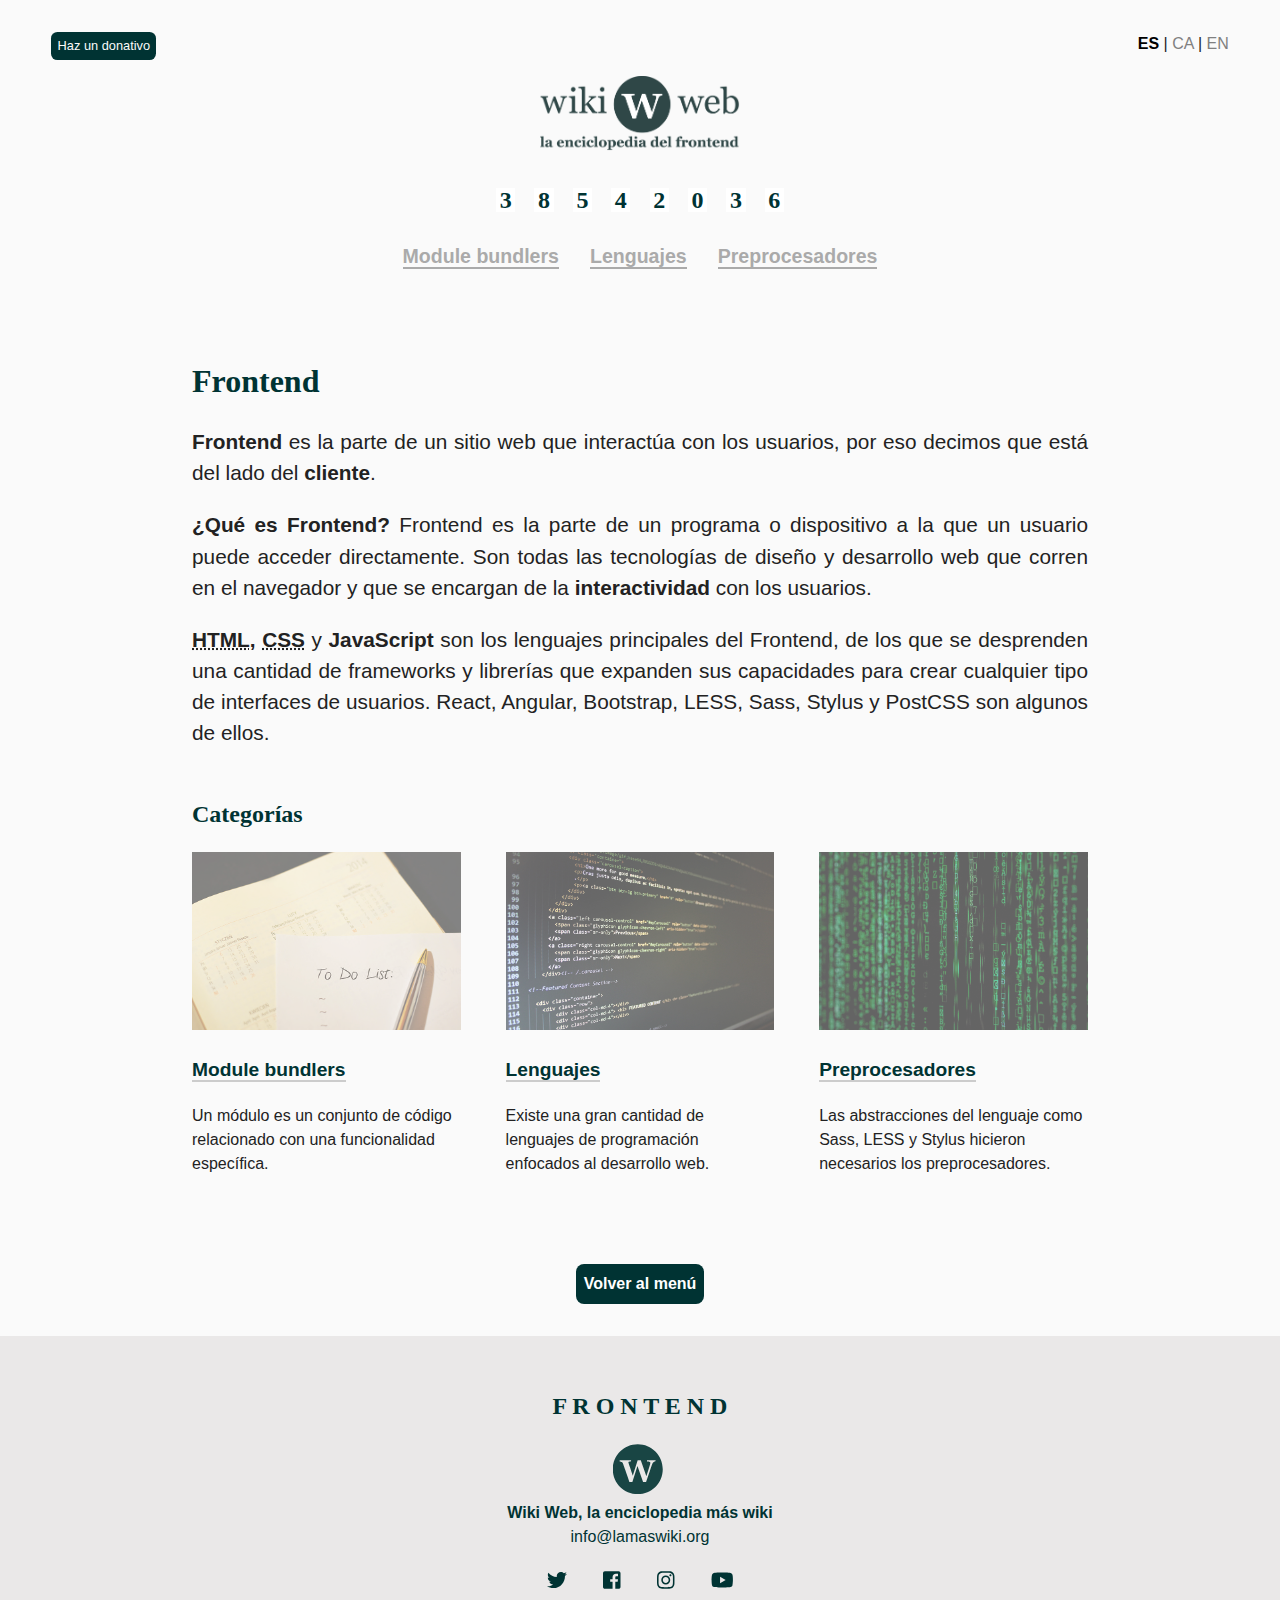
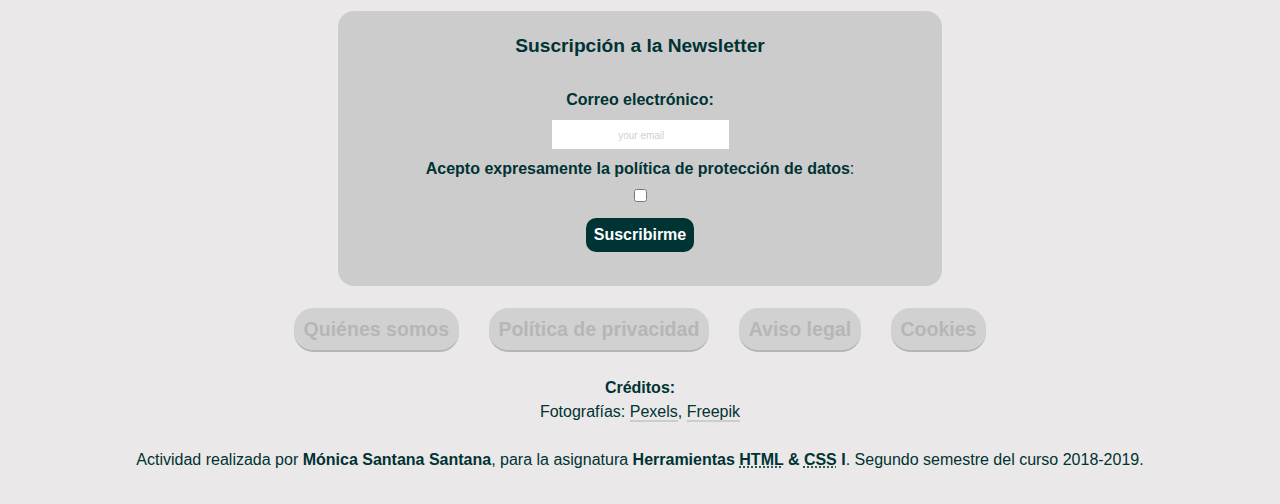
<file: index.html>
<!DOCTYPE html>
<html lang="es">
  <head>
    <meta charset="UTF-8">
    <meta name="description" content="La enciclopedia más wiki">
    <meta name="keywords" content="enciclopedia, web, frontend, wiki">
    <meta name="author" content="Mónica Santana Santana">
    <meta name="viewport" content="width=device-width, initial-scale=1">
    <title>La enciclopedia más wiki</title>
    <link rel="stylesheet" type="text/css" href="/style.78032849.css" media="screen">
    <!-- favicon -->
    <link rel="icon" type="image/png" sizes="32x32" href="/favicon-32x32.61ef6b08.png">
  <script src="/style.78032849.js"></script><script src="/favicon-32x32.61ef6b08.js"></script><script src="/marca.eefd365f.js"></script><script src="/preprocesadores.a3e0bcb7.js"></script></head>

  <body>
    <header class="elementBlock">
      <!-- Saltar Header - accesibilidad -->
      <a class="contentGo" href="#menu">Ir a menú</a>
      <!-- DONAR -->
      <form class="floatLeft" action="#">
        <input type="submit" id="donarHeader" value="Haz un donativo">
      </form>
      <!-- LINKS IDIOMAS -->
      <span class="floatRight"><a id="langActive">ES</a> | <a class="langInactive" href="#">CA</a> |
        <a class="langInactive" href="#">EN</a></span>
      <!-- MARCA -->
      <a class="marca" href="/index.html"><img src="/marca.eefd365f.png" alt="nulo"></a>
      <div class="titlePage">
        <div class="wrapper">
          <div class="letters">
            <span class="letter">F</span><span class="letter"> </span><span class="letter">R</span><span class="letter"> </span><span class="letter">O</span><span class="letter"> </span><span class="letter">N</span><span class="letter"> </span><span class="letter">T</span><span class="letter"> </span><span class="letter">E</span><span class="letter"> </span><span class="letter">N</span><span class="letter"> </span><span class="letter">D</span>
          </div>
        </div>
      </div>
    </header>

    <!-- NAV -->
    <!-- NAV principal visible -->
    <nav id="menu">
      <a class="contentGo" href="#contentAll">Saltar menú</a>
      <ul>
        <li>
          <a href="/module.html" class="inactiveMenu">Module bundlers</a>
        </li>
        <li>
          <a href="/code.html" class="inactiveMenu">Lenguajes</a>
        </li>
        <li>
          <a href="#" class="inactiveMenu">Preprocesadores</a>
        </li>
      </ul>
    </nav>

    <!-- NAV principal dropdowm -->
    <nav id="navRes">
      <a class="contentGo" href="#contentAll">go</a>
      <ul class="menuRes">
        <li class="down">
          <a href="#" class="iconMenu"><i class="fas fa-bars"></i></a>
          <ul class="dropdown">
            <li>
              <a href="/module.html" class="inactiveMenuDrop">Module bundlers</a>
            </li>
            <li><a href="/code.html" class="inactiveMenuDrop">Lenguajes</a></li>
            <li><a href="#" class="inactiveMenuDrop">Preprocesadores</a></li>
          </ul>
        </li>
      </ul>
    </nav>

    <main id="contentAll">
      <!-- título incluido para mejorar la accesibilidad -->
      <h1>Frontend</h1>
      <!-- FRONTEND -->
      <section>
        <div class="texto">
          <p>
            <span class="boldText">Frontend</span> es la parte de un sitio web
            que interactúa con los usuarios, por eso decimos que está del lado
            del <span class="boldText">cliente</span>.
          </p>
          <p>
            <span class="boldText">¿Qué es Frontend?</span> Frontend es la parte
            de un programa o dispositivo a la que un usuario puede acceder
            directamente. Son todas las tecnologías de diseño y desarrollo web
            que corren en el navegador y que se encargan de la
            <span class="boldText">interactividad</span> con los usuarios.
          </p>
          <p>
            <span class="boldText">
              <abbr title="HyperText Markup Language">HTML</abbr>,
              <abbr title="Cascading Style Sheet">CSS</abbr></span>
            y <span class="boldText">JavaScript</span> son los lenguajes
            principales del Frontend, de los que se desprenden una cantidad de
            frameworks y librerías que expanden sus capacidades para crear
            cualquier tipo de interfaces de usuarios. React, Angular, Bootstrap,
            LESS, Sass, Stylus y PostCSS son algunos de ellos.
          </p>
        </div>
      </section>
      <!-- CATEGORÍAS -->
      <section>
        <h2>Categorías</h2>
        <div class="fatherGrid">
          <div class="grid3Left">
            <div>
              <img class="imgHome" src="/task.8cecd86c.jpg" alt="Fotografía en la cual aparecen tareas pendientes que hacer." title="Esta imagen transmite volumen de trabajo pendiente.">
            </div>
            <div>
              <span class="h3Text"><a href="/module.html" class="linkVisible">Module bundlers</a></span>
              Un módulo es un conjunto de código relacionado con una
              funcionalidad específica.
            </div>
          </div>
          <div class="grid3Center">
            <div>
              <img class="imgHome" src="/code.c64ae5a9.jpg" alt="Fotografía de un display donde aparece un editor de texto y código web." title="La imagen transmite un gran volumen de código.">
            </div>
            <div>
              <span class="h3Text"><a href="/code.html" class="linkVisible">Lenguajes</a></span>
              Existe una gran cantidad de lenguajes de programación enfocados al
              desarrollo web.
            </div>
          </div>
          <div class="grid3Right">
            <div>
              <img class="imgHome" src="/preprocesadores.a3e0bcb7.jpg" alt="Fotografía de un display donde aparece un editor de texto y código mátrix." title="La imagen transmite código incomprensible.">
            </div>
            <div>
              <span class="h3Text"><a href="#" class="linkVisible">Preprocesadores</a></span>
              Las abstracciones del lenguaje como Sass, LESS y Stylus hicieron
              necesarios los preprocesadores.
            </div>
            <br>
          </div>
        </div>
      </section>

      <!-- BACK MENU -->
      <div id="envoltorio" class="resBack1">
        <span id="back">
          <a href="#menu">Volver al menú</a>
        </span>
      </div>
      <div class="clear"></div>

      <!-- BACK MENU RESPONSIVE ya que el ancla nos lleva a un ID, no podré duplicarlo en ambos menús principales-->
      <div id="envoltorioRes" class="resBack2">
        <span id="backRes"><a href="#navRes">Menú</a> </span>
      </div>
      <div class="clear"></div>
    </main>

    <footer>
      <div class="foot1">
        <h2 class="titleFooter">F R O N T E N D</h2>
        <img class="clip-svg" src="/backgroundClipPath.def040ef.jpg" alt="null">

        <svg width="0" height="0">
          <defs>
            <clipPath id="myClip">
              <path id="marca" d="M25 0C11.2 0 0 11.2 0 25s11.2 25 25 25 25-11.2 25-25S38.8 0 25 0zm16.9 17.3c-.3.1-.6.2-.9.4-.5.3-.8.5-1 .9-.2.3-.4.7-.5 1.1-.6 1.5-1.4 4-2.6 7.4-1.2 3.4-2.4 6.9-3.6 10.5h-3l-5.6-15.9-5.1 15.9h-3c-1.7-4.9-3-8.7-3.9-11.3-.9-2.6-1.7-4.9-2.3-6.6-.2-.5-.4-.9-.6-1.2-.2-.2-.6-.5-.9-.7-.3-.2-.6-.3-.9-.4-.3-.1-.7-.2-1.1-.2V16h11.4v1c-.7.1-1.2.2-1.5.2-.3.1-.6.2-.8.2-.2.1-.3.2-.3.3 0 .1-.1.2-.1.2 0 .1 0 .3.1.4 0 .1.1.3.1.5.2.8.7 2.3 1.5 4.5.7 2.2 1.6 4.9 2.7 8.2l4.9-15.6H28L33.6 32c.8-2.6 1.5-4.7 2-6.3.5-1.6.9-3 1.3-4.2.2-.7.4-1.3.5-1.8.1-.5.2-.9.2-1.3 0-.2-.1-.4-.3-.5s-.5-.3-.8-.4c-.3-.1-.6-.2-1.1-.2-.4-.1-.8-.1-1.2-.1V16h8.6v1c-.3.1-.6.1-.9.3z"></path>
            </clipPath>
          </defs>
        </svg>
        <p>
          <span class="boldText">Wiki Web, la enciclopedia más wiki </span><br>
        </p>
        <p>info@lamaswiki.org</p>
        <ul>
          <li>
            <a href="#" class="colorIcon"><i class="fab fa-twitter"></i></a>
          </li>
          <li>
            <a href="#" class="colorIcon"><i class="fab fa-facebook-square"></i></a>
          </li>
          <li>
            <a href="#" class="colorIcon"><i class="fab fa-instagram"></i></a>
          </li>
          <li>
            <a href="#" class="colorIcon"><i class="fab fa-youtube"></i></a>
          </li>
        </ul>
      </div>
      <div class="foot2">
        <span class="h3Text">Suscripción a la Newsletter</span>
        <form action="post">
          <ul>
            <li>
              <label for="email" title="Correo electrónico">
                <span class="boldText">Correo electrónico:</span>
              </label>
              <input type="email" name="email" id="email" value="" required="" placeholder="your email">
            </li>
            <li>
              <label for="condiciones" title="Privacidad">
                <span class="boldText">Acepto expresamente la
                  <a href="https://www.uoc.edu/portal/es/_peu/avis_legal/politica-privacitat/index.html" class="linkVisible" target="blank">política de protección de datos</a></span>:
              </label>
              <input type="checkbox" name="condiciones" id="condiciones" required="">
            </li>
          </ul>
          <div>
            <input class="goButtom" id="subscribe" type="submit" value="Suscribirme">
          </div>
        </form>
      </div>
      <div class="foot3">
        <nav>
          <ul>
            <li><a href="" class="inactiveMenu">Quiénes somos</a></li>
            <li><a href="" class="inactiveMenu">Política de privacidad</a></li>
            <li><a href="" class="inactiveMenu">Aviso legal</a></li>
            <li><a href="" class="inactiveMenu">Cookies</a></li>
          </ul>
        </nav>
      </div>
      <div class="foot4">
        <span class="boldText">Créditos:</span><br>
        Fotografías:
        <a href="https://www.pexels.com/" class="linkVisible" target="_blank">Pexels</a>,
        <a href="https://www.freepik.es/home" class="linkVisible" target="_blank">Freepik</a>
        <br><br>
        Actividad realizada por
        <span class="boldText">Mónica Santana Santana</span>, para la asignatura
        <span class="boldText">Herramientas
          <abbr title="HyperText Markup Language">HTML</abbr> &amp;
          <abbr title="Cascading Style Sheet">CSS</abbr> I</span>. Segundo semestre del curso 2018-2019.
      </div>
      <!-- awesome fonts -->
      <link rel="stylesheet" href="/all.0954b987.css">
      <!-- script que reconocerá las nuevas etiquetas de HTML5 -->
      <!--[if lt IE 9]>
        <script src="http://html5shim.googlecode.com/svn/trunk/html5.js"></script>
      <![endif]-->
      <!-- script para el menú dropdown -->
      <script src="https://code.jquery.com/jquery-1.12.4.min.js"></script>
      <script src="/menuDropdown.6277455a.js"></script>
      <script src="/all.43668804.js"></script>
    </footer>
  </body>
</html>
</file>
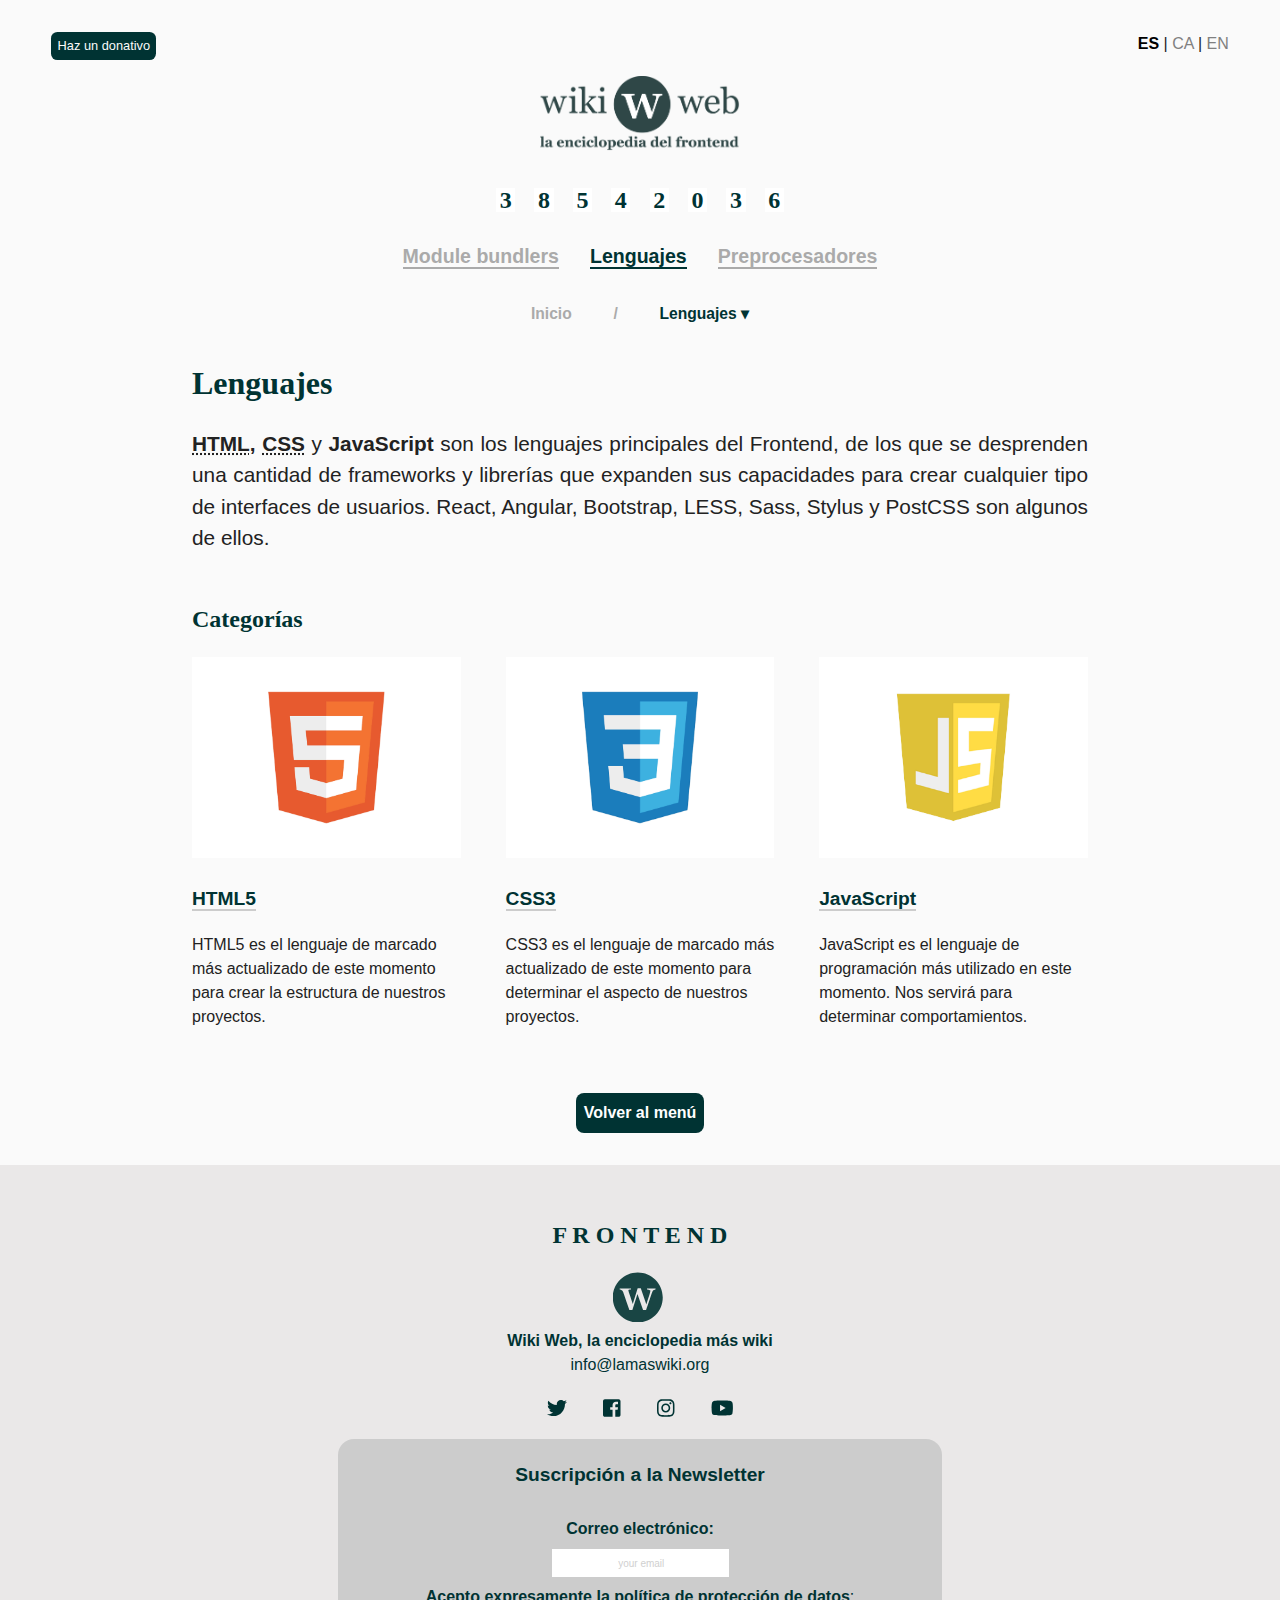
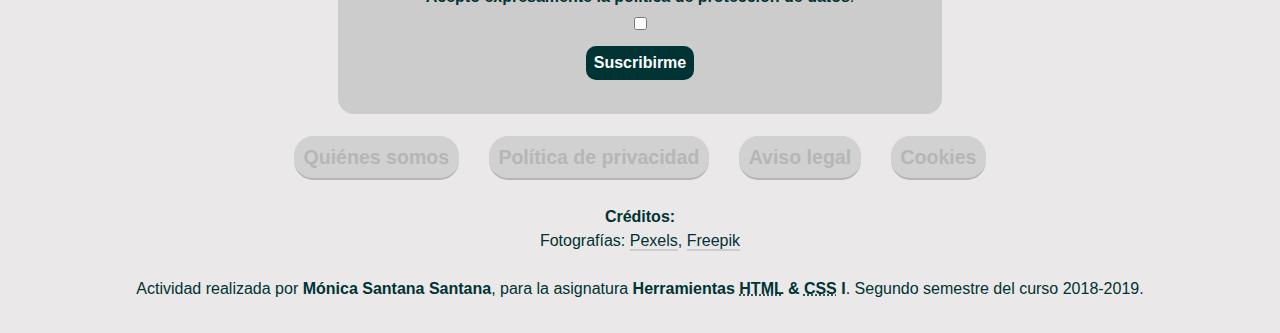
<file: code.html>
<!DOCTYPE html>
<html lang="es">
  <head>
    <meta charset="UTF-8">
    <meta name="description" content="Lenguajes">
    <meta name="keywords" content="enciclopedia, web, frontend, wiki">
    <meta name="author" content="Mónica Santana Santana">
    <meta name="viewport" content="width=device-width, initial-scale=1">
    <title>Lenguajes</title>
    <link rel="stylesheet" type="text/css" href="/style.78032849.css" media="screen">
    <!-- awesome fonts -->
    <link rel="stylesheet" href="/all.0954b987.css">
    <script src="/all.43668804.js"></script>
    <!-- favicon -->
    <link rel="icon" type="image/png" sizes="32x32" href="/favicon-32x32.61ef6b08.png">
    <!-- script que reconocerá las nuevas etiquetas de HTML5 -->
    <!--[if lt IE 9]>
      <script src="http://html5shim.googlecode.com/svn/trunk/html5.js"></script>
    <![endif]-->
    <!-- script para el menú dropdown -->
    <script src="https://code.jquery.com/jquery-1.12.4.min.js"></script>
    <script src="/menuDropdown.6277455a.js"></script>
  <script src="/html.f26668fa.js"></script><script src="/css.04f7d129.js"></script><script src="/js.48df0e5e.js"></script></head>

  <body>
    <header class="elementBlock">
      <!-- Saltar Header - accesibilidad -->
      <a class="contentGo" href="#menu">Ir a menú</a>
      <!-- DONAR -->
      <form class="floatLeft" action="#">
        <input type="submit" id="donarHeader" value="Haz un donativo">
      </form>
      <!-- LINKS IDIOMAS -->
      <span class="floatRight"><a id="langActive">ES</a> | <a class="langInactive" href="#">CA</a> |
        <a class="langInactive" href="#">EN</a></span>
      <!-- MARCA -->
      <a class="marca" href="/index.html"><img src="/marca.eefd365f.png" alt="nulo"></a>

      <!-- TÍTULO ANIMADO -->
      <div class="titlePage">
        <div class="wrapper">
          <div class="letters">
            <span class="letter">F</span><span class="letter"> </span><span class="letter">R</span><span class="letter"> </span><span class="letter">O</span><span class="letter"> </span><span class="letter">N</span><span class="letter"> </span><span class="letter">T</span><span class="letter"> </span><span class="letter">E</span><span class="letter"> </span><span class="letter">N</span><span class="letter"> </span><span class="letter">D</span>
          </div>
        </div>
      </div>
    </header>

    <!-- NAV -->
    <!-- NAV principal visible -->
    <nav id="menu">
      <a class="contentGo" href="#contentAll">Saltar menú</a>
      <ul>
        <li><a href="/module.html" class="inactiveMenu">Module bundlers</a></li>
        <li><a href="#" class="activeMenu">Lenguajes</a></li>
        <li><a href="#" class="inactiveMenu">Preprocesadores</a></li>
      </ul>
    </nav>

    <!-- NAV principal dropdowm -->
    <nav id="navRes">
      <a class="contentGo" href="#contentAll">go</a>
      <ul class="menuRes">
        <li class="down">
          <a href="#" class="iconMenu"><i class="fas fa-bars"></i></a>
          <ul class="dropdown">
            <li>
              <a href="/module.html" class="inactiveMenuDrop">Module bundlers</a>
            </li>
            <li><a href="#" class="inactiveMenuDrop">Lenguajes</a></li>
            <li><a href="#" class="inactiveMenuDrop">Preprocesadores</a></li>
          </ul>
        </li>
      </ul>
    </nav>

    <!-- NAV migas de pan -->
    <nav>
      <ul class="breadcrumb">
        <li><a href="/index.html">Inicio</a></li>
        <li class="separador">/</li>
        <li class="down">
          <a href="#" class="textGreen">Lenguajes &#9662;</a>
          <ul class="dropdown">
            <li><a href="/html-detalle.html" class="secciones">HTML5</a></li>
            <li><a href="#" class="secciones">CSS3</a></li>
            <li><a href="#" class="secciones">JavaScript</a></li>
          </ul>
        </li>
      </ul>
    </nav>

    <main id="contentAll">
      <!-- título incluido para mejorar la accesibilidad -->
      <h1>Lenguajes</h1>
      <!-- FRONTEND -->
      <section>
        <div class="texto">
          <p>
            <span class="boldText">
              <abbr title="HyperText Markup Language">HTML</abbr>,
              <abbr title="Cascading Style Sheet">CSS</abbr></span>
            y <span class="boldText">JavaScript</span> son los lenguajes
            principales del Frontend, de los que se desprenden una cantidad de
            frameworks y librerías que expanden sus capacidades para crear
            cualquier tipo de interfaces de usuarios. React, Angular, Bootstrap,
            LESS, Sass, Stylus y PostCSS son algunos de ellos.
          </p>
        </div>
      </section>

      <!-- CATEGORÍAS -->
      <section>
        <h2>Categorías</h2>
        <div class="fatherGrid">
          <div class="grid3Left">
            <div>
              <img class="imgCategory" src="/html.f26668fa.jpg" alt="Imagen del logo de html5." title="Imagen del logo de html5.">
            </div>
            <div>
              <span class="h3Text"><a href="/html-detalle.html" class="linkVisible">HTML5</a></span>
              HTML5 es el lenguaje de marcado más actualizado de este momento
              para crear la estructura de nuestros proyectos.
            </div>
          </div>
          <div class="grid3Center">
            <div>
              <img class="imgCategory" src="/css.04f7d129.jpg" alt="Imagen del logo de CSS3." title="Imagen del logo de CSS3.">
            </div>
            <div>
              <span class="h3Text"><a href="#" class="linkVisible">CSS3</a></span>
              CSS3 es el lenguaje de marcado más actualizado de este momento
              para determinar el aspecto de nuestros proyectos.
            </div>
          </div>
          <div class="grid3Right">
            <div>
              <img class="imgCategory" src="/js.48df0e5e.jpg" alt="Imagen del logo de JavaScript." title="Imagen del logo de JavaScript.">
            </div>
            <div>
              <span class="h3Text"><a href="#" class="linkVisible">JavaScript</a></span>
              JavaScript es el lenguaje de programación más utilizado en este
              momento. Nos servirá para determinar comportamientos.
            </div>
          </div>
        </div>
      </section>

      <!-- BACK MENU -->
      <div id="envoltorio" class="resBack1">
        <span id="back">
          <a href="#menu">Volver al menú</a>
        </span>
      </div>
      <div class="clear"></div>

      <!-- BACK MENU RESPONSIVE ya que el ancla nos lleva a un ID, no podré duplicarlo en ambos menús principales-->
      <div id="envoltorioRes" class="resBack2">
        <span id="backRes"><a href="#navRes">Menú</a> </span>
      </div>
      <div class="clear"></div>
    </main>

    <footer>
      <div class="foot1">
        <h2 class="titleFooter">F R O N T E N D</h2>
        <img class="clip-svg" src="/backgroundClipPath.def040ef.jpg" alt="null">

        <svg width="0" height="0">
          <defs>
            <clipPath id="myClip">
              <path id="marca" d="M25 0C11.2 0 0 11.2 0 25s11.2 25 25 25 25-11.2 25-25S38.8 0 25 0zm16.9 17.3c-.3.1-.6.2-.9.4-.5.3-.8.5-1 .9-.2.3-.4.7-.5 1.1-.6 1.5-1.4 4-2.6 7.4-1.2 3.4-2.4 6.9-3.6 10.5h-3l-5.6-15.9-5.1 15.9h-3c-1.7-4.9-3-8.7-3.9-11.3-.9-2.6-1.7-4.9-2.3-6.6-.2-.5-.4-.9-.6-1.2-.2-.2-.6-.5-.9-.7-.3-.2-.6-.3-.9-.4-.3-.1-.7-.2-1.1-.2V16h11.4v1c-.7.1-1.2.2-1.5.2-.3.1-.6.2-.8.2-.2.1-.3.2-.3.3 0 .1-.1.2-.1.2 0 .1 0 .3.1.4 0 .1.1.3.1.5.2.8.7 2.3 1.5 4.5.7 2.2 1.6 4.9 2.7 8.2l4.9-15.6H28L33.6 32c.8-2.6 1.5-4.7 2-6.3.5-1.6.9-3 1.3-4.2.2-.7.4-1.3.5-1.8.1-.5.2-.9.2-1.3 0-.2-.1-.4-.3-.5s-.5-.3-.8-.4c-.3-.1-.6-.2-1.1-.2-.4-.1-.8-.1-1.2-.1V16h8.6v1c-.3.1-.6.1-.9.3z"></path>
            </clipPath>
          </defs>
        </svg>
        <p>
          <span class="boldText">Wiki Web, la enciclopedia más wiki </span><br>
        </p>
        <p>info@lamaswiki.org</p>
        <ul>
          <li>
            <a href="#" class="colorIcon"><i class="fab fa-twitter"></i></a>
          </li>
          <li>
            <a href="#" class="colorIcon"><i class="fab fa-facebook-square"></i></a>
          </li>
          <li>
            <a href="#" class="colorIcon"><i class="fab fa-instagram"></i></a>
          </li>
          <li>
            <a href="#" class="colorIcon"><i class="fab fa-youtube"></i></a>
          </li>
        </ul>
      </div>
      <div class="foot2">
        <span class="h3Text">Suscripción a la Newsletter</span>
        <form action="post">
          <ul>
            <li>
              <label for="email" title="Correo electrónico">
                <span class="boldText">Correo electrónico:</span>
              </label>
              <input type="email" name="email" id="email" value="" required="" placeholder="your email">
            </li>
            <li>
              <label for="condiciones" title="Privacidad">
                <span class="boldText">Acepto expresamente la
                  <a href="https://www.uoc.edu/portal/es/_peu/avis_legal/politica-privacitat/index.html" class="linkVisible" target="blank">política de protección de datos</a></span>:
              </label>
              <input type="checkbox" name="condiciones" id="condiciones" required="">
            </li>
          </ul>
          <div>
            <input class="goButtom" id="subscribe" type="submit" value="Suscribirme">
          </div>
        </form>
      </div>
      <div class="foot3">
        <nav>
          <ul>
            <li><a href="" class="inactiveMenu">Quiénes somos</a></li>
            <li><a href="" class="inactiveMenu">Política de privacidad</a></li>
            <li><a href="" class="inactiveMenu">Aviso legal</a></li>
            <li><a href="" class="inactiveMenu">Cookies</a></li>
          </ul>
        </nav>
      </div>
      <div class="foot4">
        <span class="boldText">Créditos:</span><br>
        Fotografías:
        <a href="https://www.pexels.com/" class="linkVisible" target="_blank">Pexels</a>,
        <a href="https://www.freepik.es/home" class="linkVisible" target="_blank">Freepik</a>
        <br><br>
        Actividad realizada por
        <span class="boldText">Mónica Santana Santana</span>, para la asignatura
        <span class="boldText">Herramientas
          <abbr title="HyperText Markup Language">HTML</abbr> &amp;
          <abbr title="Cascading Style Sheet">CSS</abbr> I</span>. Segundo semestre del curso 2018-2019.
      </div>
    </footer>
  </body>
</html>
</file>
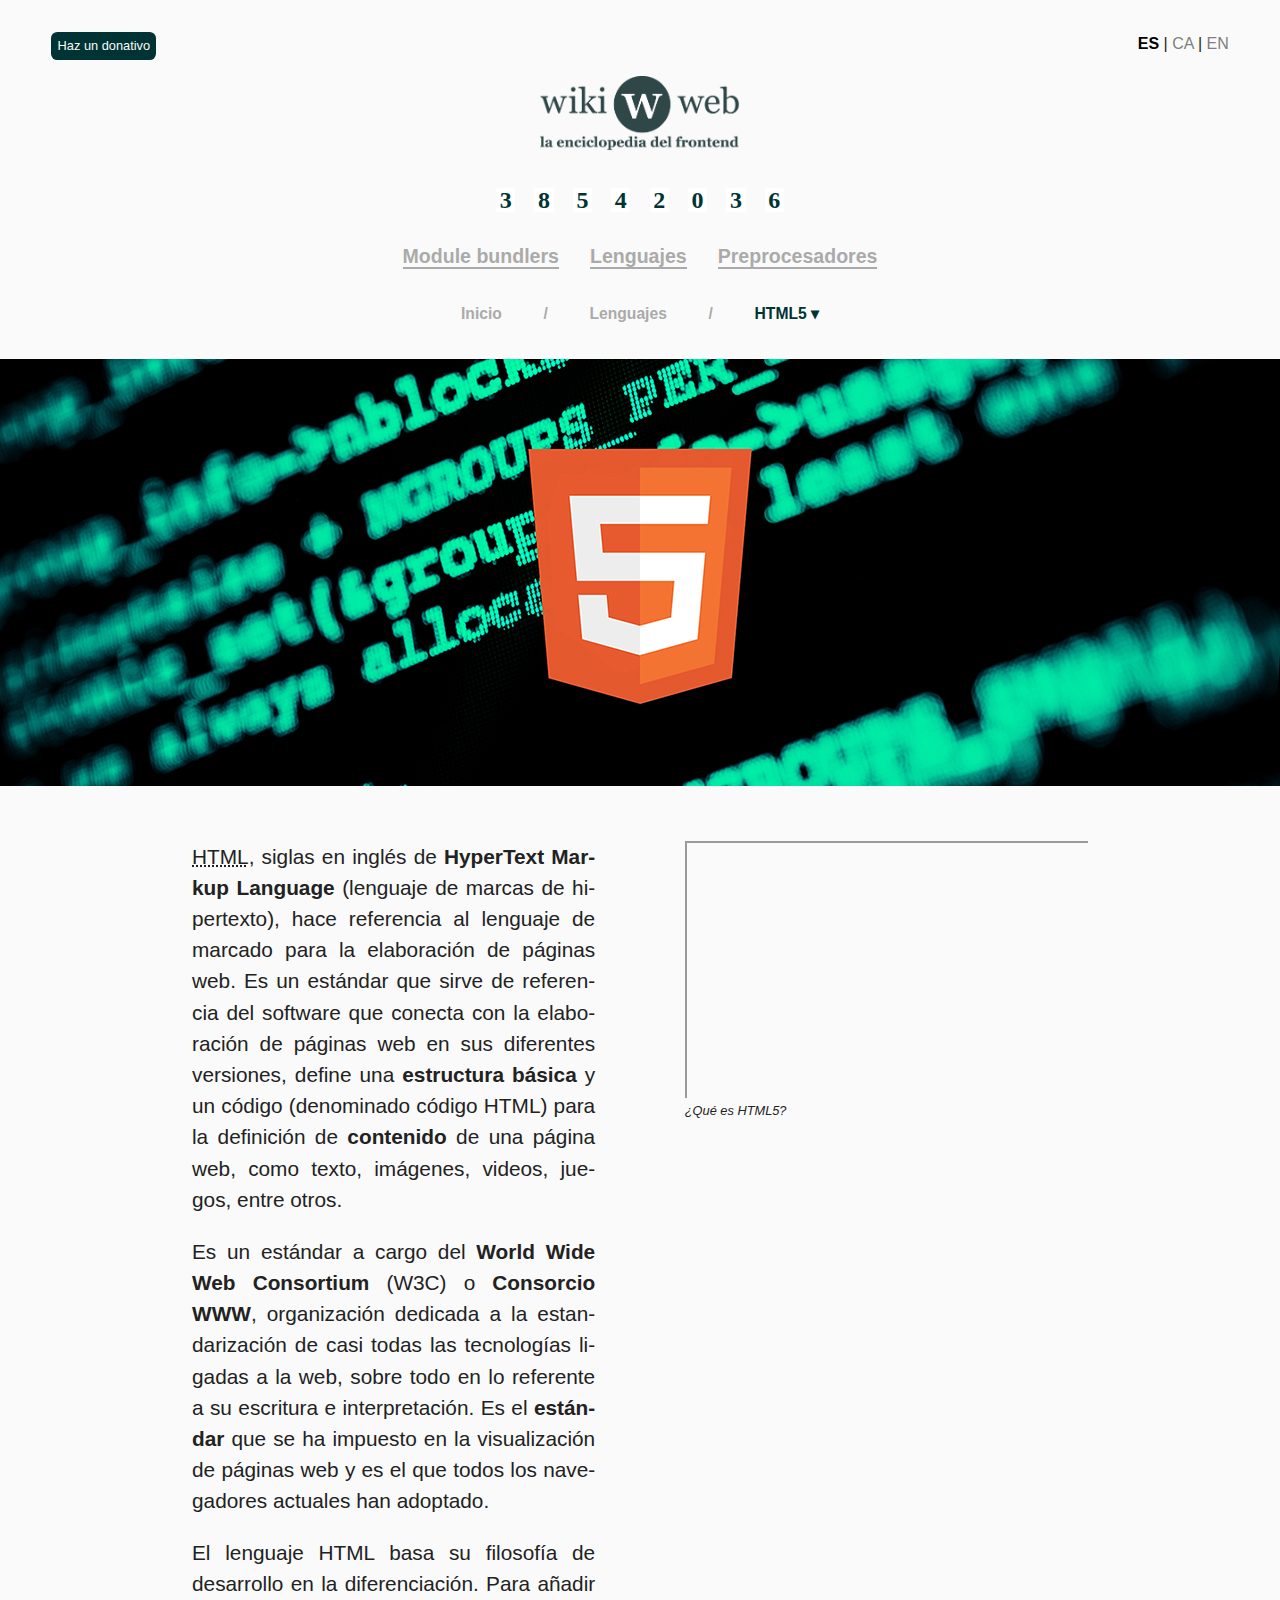
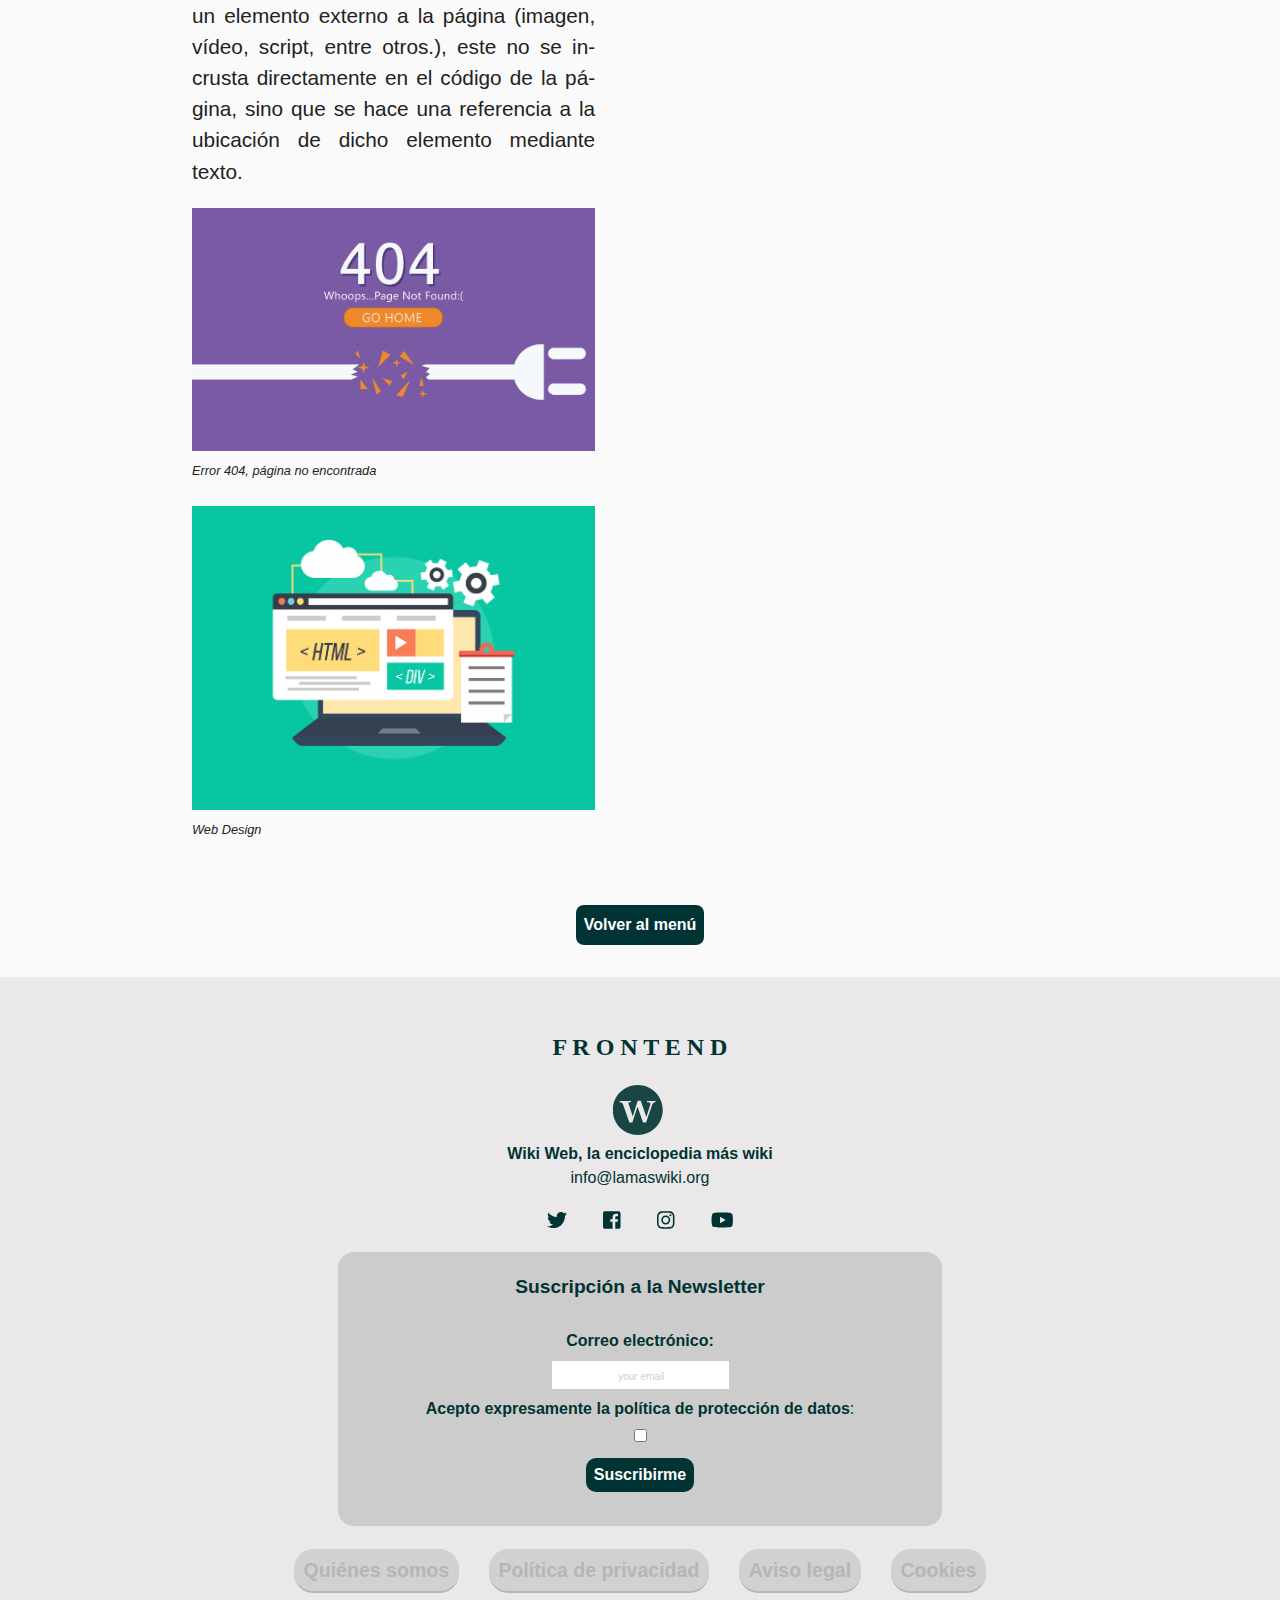
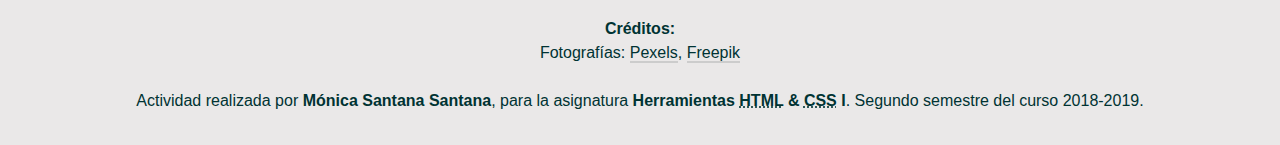
<file: html-detalle.html>
<!DOCTYPE html>
<html lang="es">
  <head>
    <meta charset="UTF-8">
    <meta name="description" content="Parcel">
    <meta name="keywords" content="enciclopedia, web, frontend, wiki">
    <meta name="author" content="Mónica Santana Santana">
    <meta name="viewport" content="width=device-width, initial-scale=1">
    <title>HTML5</title>
    <link rel="stylesheet" type="text/css" href="/style.78032849.css" media="screen">
    <!-- awesome fonts -->
    <link rel="stylesheet" href="/all.0954b987.css">
    <script src="/all.43668804.js"></script>
    <!-- favicon -->
    <link rel="icon" type="image/png" sizes="32x32" href="/favicon-32x32.61ef6b08.png">
    <!-- script que reconocerá las nuevas etiquetas de HTML5 -->
    <!--[if lt IE 9]>
      <script src="http://html5shim.googlecode.com/svn/trunk/html5.js"></script>
    <![endif]-->
    <!-- script para el menú dropdown -->
    <script src="https://code.jquery.com/jquery-1.12.4.min.js"></script>
    <script src="/menuDropdown.6277455a.js"></script>
  <script src="/html-big.63496e14.js"></script><script src="/html-big2x.237e533f.js"></script><script src="/html-medium.4bd8ff1d.js"></script><script src="/html-medium2x.1e3635ed.js"></script><script src="/html-small.5a5df6fb.js"></script><script src="/html-small2x.6e79e407.js"></script><script src="/404.354a0f4d.js"></script><script src="/webDesign.badbaa6b.js"></script><script src="/backgroundClipPath.def040ef.js"></script></head>

  <body>
    <header class="elementBlock">
      <!-- Saltar Header - accesibilidad -->
      <a class="contentGo" href="#menu">Ir a menú</a>
      <!-- DONAR -->
      <form class="floatLeft" action="#">
        <input type="submit" id="donarHeader" value="Haz un donativo">
      </form>
      <!-- LINKS IDIOMAS -->
      <span class="floatRight"><a id="langActive">ES</a> | <a class="langInactive" href="#">CA</a> |
        <a class="langInactive" href="#">EN</a></span>
      <!-- MARCA -->
      <a class="marca" href="/index.html"><img src="/marca.eefd365f.png" alt="nulo"></a>

      <!-- TÍTULO ANIMADO -->
      <div class="titlePage">
        <div class="wrapper">
          <div class="letters">
            <span class="letter">F</span><span class="letter"> </span><span class="letter">R</span><span class="letter"> </span><span class="letter">O</span><span class="letter"> </span><span class="letter">N</span><span class="letter"> </span><span class="letter">T</span><span class="letter"> </span><span class="letter">E</span><span class="letter"> </span><span class="letter">N</span><span class="letter"> </span><span class="letter">D</span>
          </div>
        </div>
      </div>
    </header>

    <!-- NAV -->
    <!-- NAV principal visible -->
    <nav id="menu">
      <a class="contentGo" href="#contentAll">Saltar menú</a>
      <ul>
        <li>
          <a href="/module.html" class="inactiveMenu">Module bundlers</a>
        </li>
        <li><a href="/code.html" class="inactiveMenu">Lenguajes</a></li>
        <li><a href="#" class="inactiveMenu">Preprocesadores</a></li>
      </ul>
    </nav>

    <!-- NAV principal dropdowm -->
    <nav id="navRes">
      <a class="contentGo" href="#contentAll">go</a>
      <ul class="menuRes">
        <li class="down">
          <a href="#" class="iconMenu"><i class="fas fa-bars"></i></a>
          <ul class="dropdown">
            <li>
              <a href="/module.html" class="inactiveMenuDrop">Module bundlers</a>
            </li>
            <li><a href="/code.html" class="inactiveMenuDrop">Lenguajes</a></li>
            <li><a href="#" class="inactiveMenuDrop">Preprocesadores</a></li>
          </ul>
        </li>
      </ul>
    </nav>

    <!-- NAV migas de pan -->
    <nav>
      <ul class="breadcrumb">
        <li><a href="/index.html">Inicio</a></li>
        <li class="separador">/</li>
        <li><a href="/code.html">Lenguajes</a></li>
        <li class="separador">/</li>
        <li class="down">
          <a href="#" class="textGreen">HTML5 &#9662;</a>
          <ul class="dropdown">
            <li><a href="#" class="secciones">CSS3</a></li>
            <li><a href="#" class="secciones">JS</a></li>
          </ul>
        </li>
      </ul>
    </nav>

    <main id="contentAll">
      <!-- SECTION 1 - COVER -->
      <section>
        <picture>
          <source srcset="/html-big.63496e14.jpg 1x,/html-big2x.237e533f.jpg 2x" media="(min-width: 769px)">
          <source srcset="/html-medium.4bd8ff1d.jpg 1x,/html-medium2x.1e3635ed.jpg 2x" media="(min-width: 376px)">
          <source srcset="/html-small.5a5df6fb.jpg 1x,/html-small2x.6e79e407.jpg 2x">
          <img src="/html-big.63496e14.jpg" alt="logo HTML5">
        </picture>
      </section>

      <!-- SECTION 2 - CONTENT -->
      <section>
        <div class="fatherGrid">
          <div class="grid2Left">
            <div class="texto2">
              <p>
                <abbr title="HyperText Markup Language">HTML</abbr>, siglas en
                inglés de
                <span class="boldText">HyperText Markup Language</span>
                (lenguaje de marcas de hipertexto), hace referencia al lenguaje
                de marcado para la elaboración de páginas web. Es un estándar
                que sirve de referencia del software que conecta con la
                elaboración de páginas web en sus diferentes versiones, define
                una <span class="boldText">estructura básica</span> y un código
                (denominado código HTML) para la definición de
                <span class="boldText">contenido</span> de una página web, como
                texto, imágenes, videos, juegos, entre otros.
              </p>
              <p>
                Es un estándar a cargo del
                <span class="boldText">World Wide Web Consortium</span> (W3C) o
                <span class="boldText">Consorcio WWW</span>, organización
                dedicada a la estandarización de casi todas las tecnologías
                ligadas a la web, sobre todo en lo referente a su escritura e
                interpretación. Es el <span class="boldText">estándar</span> que
                se ha impuesto en la visualización de páginas web y es el que
                todos los navegadores actuales han adoptado.
              </p>
              <p>
                El lenguaje HTML basa su filosofía de desarrollo en la
                diferenciación. Para añadir un elemento externo a la página
                (imagen, vídeo, script, entre otros.), este no se incrusta
                directamente en el código de la página, sino que se hace una
                referencia a la ubicación de dicho elemento mediante texto.
              </p>
            </div>
            <img src="/404.354a0f4d.jpg" alt="Error de página no encontrada">
            <span class="subTitle">Error 404, página no encontrada</span>
            <br><br>
            <img src="/webDesign.badbaa6b.jpg" alt="Ilustración sobre diseño web">
            <span class="subTitle">
              Web Design
            </span>
          </div>
          <div class="grid2Right">
            <div class="video-container">
              <iframe src="https://www.youtube.com/embed/WSFT4OQF_mA" allow="accelerometer; autoplay; encrypted-media; gyroscope; picture-in-picture" allowfullscreen="" title="Sobre Parcel">
              </iframe>
            </div>
            <span class="subTitle">
              ¿Qué es HTML5?
            </span>
          </div>
        </div>
      </section>

      <!-- BACK MENU -->
      <div id="envoltorio" class="resBack1">
        <span id="back">
          <a href="#menu">Volver al menú</a>
        </span>
      </div>
      <div class="clear"></div>

      <!-- BACK MENU RESPONSIVE ya que el ancla nos lleva a un ID, no podré duplicarlo en ambos menús principales-->
      <div id="envoltorioRes" class="resBack2">
        <span id="backRes"><a href="#navRes">Menú</a> </span>
      </div>
      <div class="clear"></div>
    </main>

    <footer>
      <div class="foot1">
        <h2 class="titleFooter">F R O N T E N D</h2>
        <img class="clip-svg" src="/backgroundClipPath.def040ef.jpg" alt="null">

        <svg width="0" height="0">
          <defs>
            <clipPath id="myClip">
              <path id="marca" d="M25 0C11.2 0 0 11.2 0 25s11.2 25 25 25 25-11.2 25-25S38.8 0 25 0zm16.9 17.3c-.3.1-.6.2-.9.4-.5.3-.8.5-1 .9-.2.3-.4.7-.5 1.1-.6 1.5-1.4 4-2.6 7.4-1.2 3.4-2.4 6.9-3.6 10.5h-3l-5.6-15.9-5.1 15.9h-3c-1.7-4.9-3-8.7-3.9-11.3-.9-2.6-1.7-4.9-2.3-6.6-.2-.5-.4-.9-.6-1.2-.2-.2-.6-.5-.9-.7-.3-.2-.6-.3-.9-.4-.3-.1-.7-.2-1.1-.2V16h11.4v1c-.7.1-1.2.2-1.5.2-.3.1-.6.2-.8.2-.2.1-.3.2-.3.3 0 .1-.1.2-.1.2 0 .1 0 .3.1.4 0 .1.1.3.1.5.2.8.7 2.3 1.5 4.5.7 2.2 1.6 4.9 2.7 8.2l4.9-15.6H28L33.6 32c.8-2.6 1.5-4.7 2-6.3.5-1.6.9-3 1.3-4.2.2-.7.4-1.3.5-1.8.1-.5.2-.9.2-1.3 0-.2-.1-.4-.3-.5s-.5-.3-.8-.4c-.3-.1-.6-.2-1.1-.2-.4-.1-.8-.1-1.2-.1V16h8.6v1c-.3.1-.6.1-.9.3z"></path>
            </clipPath>
          </defs>
        </svg>
        <p>
          <span class="boldText">Wiki Web, la enciclopedia más wiki </span><br>
        </p>
        <p>info@lamaswiki.org</p>
        <ul>
          <li>
            <a href="#" class="colorIcon"><i class="fab fa-twitter"></i></a>
          </li>
          <li>
            <a href="#" class="colorIcon"><i class="fab fa-facebook-square"></i></a>
          </li>
          <li>
            <a href="#" class="colorIcon"><i class="fab fa-instagram"></i></a>
          </li>
          <li>
            <a href="#" class="colorIcon"><i class="fab fa-youtube"></i></a>
          </li>
        </ul>
      </div>
      <div class="foot2">
        <span class="h3Text">Suscripción a la Newsletter</span>
        <form action="post">
          <ul>
            <li>
              <label for="email" title="Correo electrónico">
                <span class="boldText">Correo electrónico:</span>
              </label>
              <input type="email" name="email" id="email" value="" required="" placeholder="your email">
            </li>
            <li>
              <label for="condiciones" title="Privacidad">
                <span class="boldText">Acepto expresamente la
                  <a href="https://www.uoc.edu/portal/es/_peu/avis_legal/politica-privacitat/index.html" class="linkVisible" target="blank">política de protección de datos</a></span>:
              </label>
              <input type="checkbox" name="condiciones" id="condiciones" required="">
            </li>
          </ul>
          <div>
            <input class="goButtom" id="subscribe" type="submit" value="Suscribirme">
          </div>
        </form>
      </div>
      <div class="foot3">
        <nav>
          <ul>
            <li><a href="" class="inactiveMenu">Quiénes somos</a></li>
            <li><a href="" class="inactiveMenu">Política de privacidad</a></li>
            <li><a href="" class="inactiveMenu">Aviso legal</a></li>
            <li><a href="" class="inactiveMenu">Cookies</a></li>
          </ul>
        </nav>
      </div>
      <div class="foot4">
        <span class="boldText">Créditos:</span><br>
        Fotografías:
        <a href="https://www.pexels.com/" class="linkVisible" target="_blank">Pexels</a>,
        <a href="https://www.freepik.es/home" class="linkVisible" target="_blank">Freepik</a>
        <br><br>
        Actividad realizada por
        <span class="boldText">Mónica Santana Santana</span>, para la asignatura
        <span class="boldText">Herramientas
          <abbr title="HyperText Markup Language">HTML</abbr> &amp;
          <abbr title="Cascading Style Sheet">CSS</abbr> I</span>. Segundo semestre del curso 2018-2019.
      </div>
    </footer>
  </body>
</html>
</file>
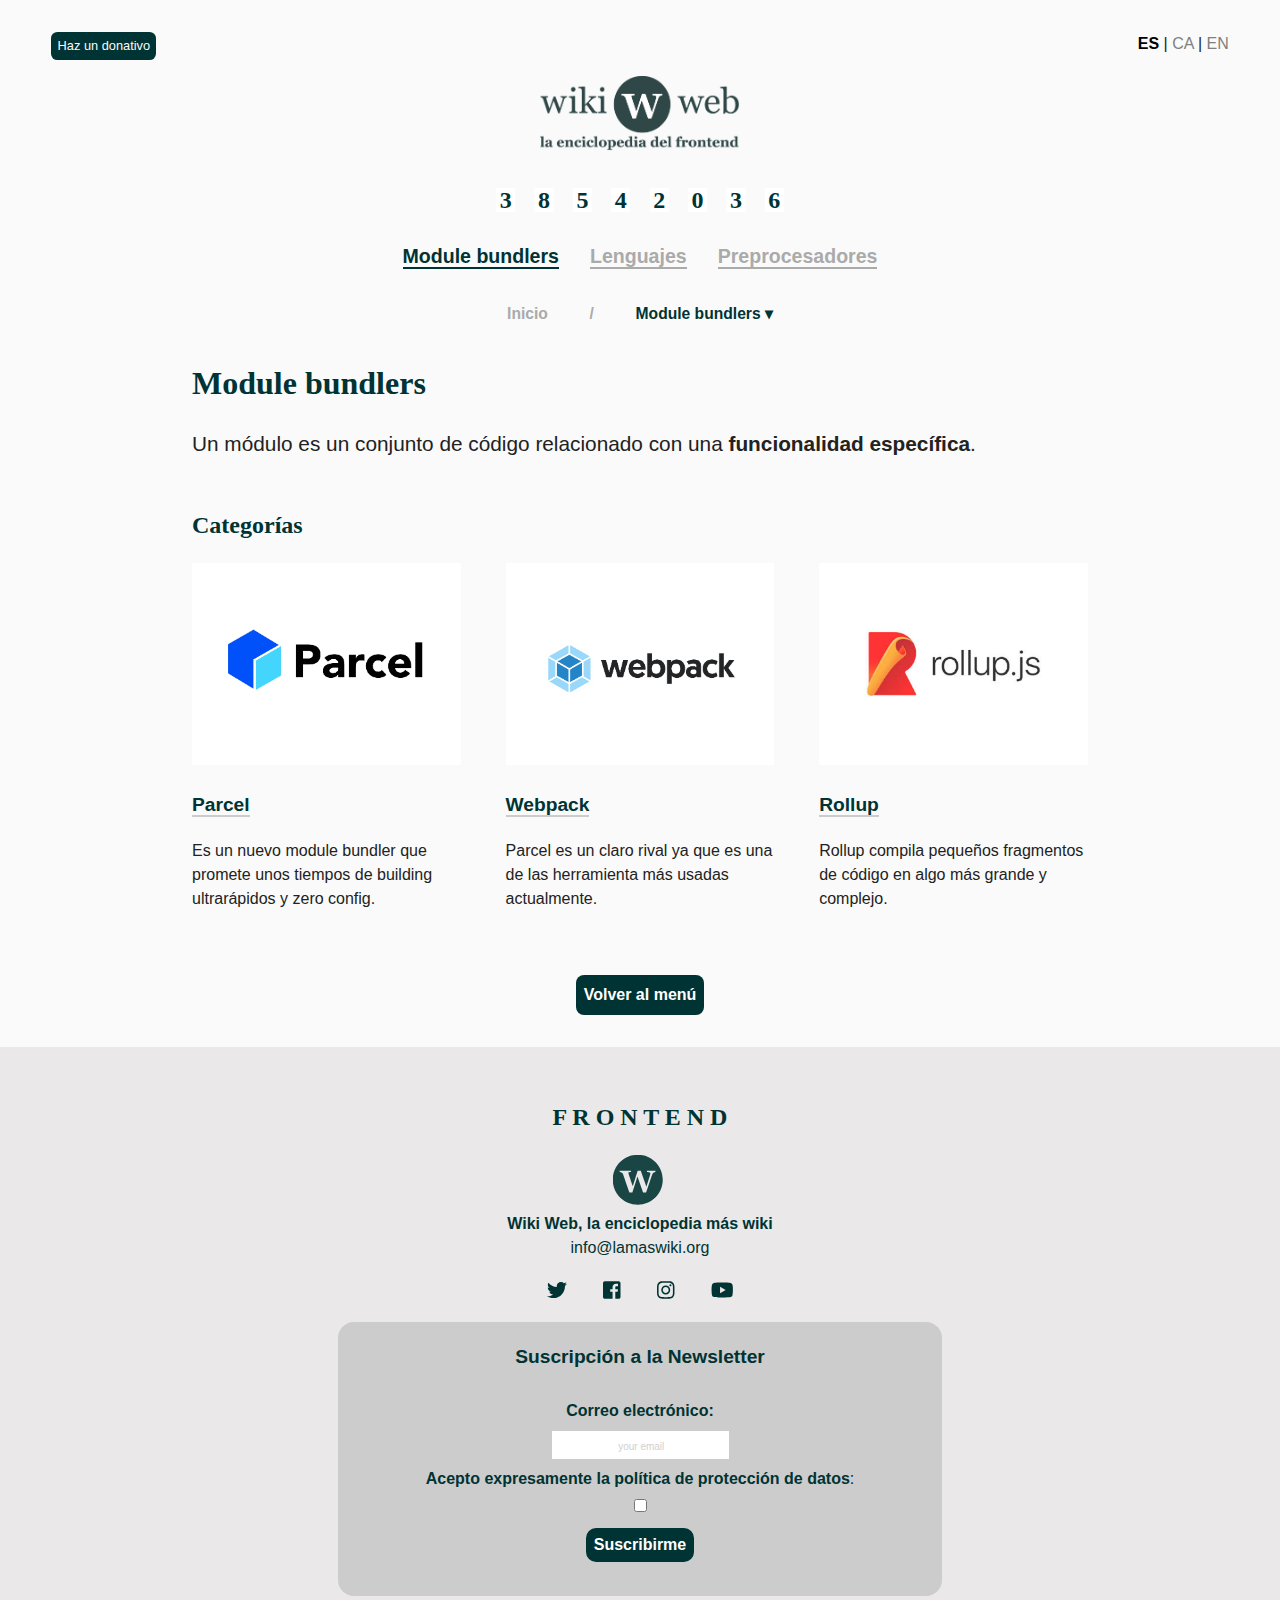
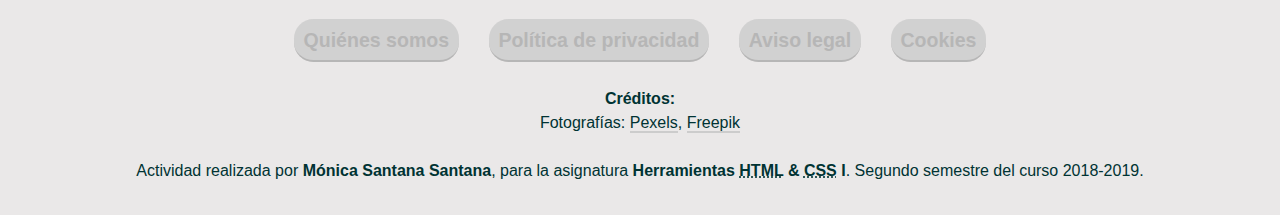
<file: module.html>
<!DOCTYPE html>
<html lang="es">
  <head>
    <meta charset="UTF-8">
    <meta name="description" content="Module bundlers">
    <meta name="keywords" content="enciclopedia, web, frontend, wiki">
    <meta name="author" content="Mónica Santana Santana">
    <meta name="viewport" content="width=device-width, initial-scale=1">
    <title>Module bundlers</title>
    <link rel="stylesheet" type="text/css" href="/style.78032849.css" media="screen">
    <!-- awesome fonts -->
    <link rel="stylesheet" href="/all.0954b987.css">
    <script src="/all.43668804.js"></script>
    <!-- favicon -->
    <link rel="icon" type="image/png" sizes="32x32" href="/favicon-32x32.61ef6b08.png">
    <!-- script que reconocerá las nuevas etiquetas de HTML5 -->
    <!--[if lt IE 9]>
      <script src="http://html5shim.googlecode.com/svn/trunk/html5.js"></script>
    <![endif]-->
    <!-- script para el menú dropdown -->
    <script src="https://code.jquery.com/jquery-1.12.4.min.js"></script>
    <script src="/menuDropdown.6277455a.js"></script>
  <script src="/all.0954b987.js"></script><script src="/parcel.96e16a9d.js"></script><script src="/webpack.69b18b81.js"></script><script src="/rollup.c4de18a1.js"></script></head>

  <body>
    <header class="elementBlock">
      <!-- Saltar Header - accesibilidad -->
      <a class="contentGo" href="#menu">Ir a menú</a>
      <!-- DONAR -->
      <form class="floatLeft" action="#">
        <input type="submit" id="donarHeader" value="Haz un donativo">
      </form>
      <!-- LINKS IDIOMAS -->
      <span class="floatRight"><a id="langActive">ES</a> | <a class="langInactive" href="#">CA</a> |
        <a class="langInactive" href="#">EN</a></span>
      <!-- MARCA -->
      <a class="marca" href="/index.html"><img src="/marca.eefd365f.png" alt="nulo"></a>

      <!-- TÍTULO ANIMADO -->
      <div class="titlePage">
        <div class="wrapper">
          <div class="letters">
            <span class="letter">F</span><span class="letter"> </span><span class="letter">R</span><span class="letter"> </span><span class="letter">O</span><span class="letter"> </span><span class="letter">N</span><span class="letter"> </span><span class="letter">T</span><span class="letter"> </span><span class="letter">E</span><span class="letter"> </span><span class="letter">N</span><span class="letter"> </span><span class="letter">D</span>
          </div>
        </div>
      </div>
    </header>

    <!-- NAV -->
    <!-- NAV principal visible -->
    <nav id="menu">
      <a class="contentGo" href="#contentAll">Saltar menú</a>
      <ul>
        <li><a href="#" class="activeMenu">Module bundlers</a></li>
        <li><a href="/code.html" class="inactiveMenu">Lenguajes</a></li>
        <li><a href="#" class="inactiveMenu">Preprocesadores</a></li>
      </ul>
    </nav>

    <!-- NAV principal dropdowm -->
    <nav id="navRes">
      <a class="contentGo" href="#contentAll">go</a>
      <ul class="menuRes">
        <li class="down">
          <a href="#" class="iconMenu"><i class="fas fa-bars"></i></a>
          <ul class="dropdown">
            <li>
              <a href="#" class="inactiveMenuDrop">Module bundlers</a>
            </li>
            <li><a href="/code.html" class="inactiveMenuDrop">Lenguajes</a></li>
            <li><a href="#" class="inactiveMenuDrop">Preprocesadores</a></li>
          </ul>
        </li>
      </ul>
    </nav>

    <!-- NAV migas de pan -->
    <nav>
      <ul class="breadcrumb">
        <li><a href="/index.html">Inicio</a></li>
        <li class="separador">/</li>
        <li class="down">
          <a href="#" class="textGreen">Module bundlers &#9662;</a>
          <ul class="dropdown">
            <li><a href="/parcel-detalle.html" class="secciones">Parcel</a></li>
            <li><a href="#" class="secciones">Webpack</a></li>
            <li><a href="#" class="secciones">Rollup</a></li>
          </ul>
        </li>
      </ul>
    </nav>

    <main id="contentAll">
      <!-- título incluido para mejorar la accesibilidad -->
      <h1>Module bundlers</h1>
      <!-- FRONTEND -->
      <section>
        <div class="texto">
          <p>
            Un módulo es un conjunto de código relacionado con una
            <span class="boldText">funcionalidad específica</span>.
          </p>
        </div>
      </section>

      <!-- CATEGORÍAS -->
      <section>
        <h2>Categorías</h2>
        <div class="fatherGrid">
          <div class="grid3Left">
            <div>
              <img class="imgCategory" src="/parcel.96e16a9d.jpg" alt="Imagen del logo de parcel." title="Imagen del logo de parcel.">
            </div>
            <div>
              <span class="h3Text"><a href="/parcel-detalle.html" class="linkVisible">Parcel</a></span>
              Es un nuevo module bundler que promete unos tiempos de building
              ultrarápidos y zero config.
            </div>
          </div>
          <div class="grid3Center">
            <div>
              <img class="imgCategory" src="/webpack.69b18b81.jpg" alt="Imagen del logo de webpack." title="Imagen del logo de webpack.">
            </div>
            <div>
              <span class="h3Text"><a href="#" class="linkVisible">Webpack</a></span>
              Parcel es un claro rival ya que es una de las herramienta más
              usadas actualmente.
            </div>
          </div>
          <div class="grid3Right">
            <div>
              <img class="imgCategory" src="/rollup.c4de18a1.jpg" alt="Imagen del logo de rollup." title="Imagen del logo de rollup.">
            </div>
            <div>
              <span class="h3Text"><a href="#" class="linkVisible">Rollup</a></span>
              Rollup compila pequeños fragmentos de código en algo más grande y
              complejo.
            </div>
          </div>
        </div>
      </section>

      <!-- BACK MENU -->
      <div id="envoltorio" class="resBack1">
        <span id="back">
          <a href="#menu">Volver al menú</a>
        </span>
      </div>
      <div class="clear"></div>

      <!-- BACK MENU RESPONSIVE ya que el ancla nos lleva a un ID, no podré duplicarlo en ambos menús principales-->
      <div id="envoltorioRes" class="resBack2">
        <span id="backRes"><a href="#navRes">Menú</a> </span>
      </div>
      <div class="clear"></div>
    </main>

    <footer>
      <div class="foot1">
        <h2 class="titleFooter">F R O N T E N D</h2>
        <img class="clip-svg" src="/backgroundClipPath.def040ef.jpg" alt="null">

        <svg width="0" height="0">
          <defs>
            <clipPath id="myClip">
              <path id="marca" d="M25 0C11.2 0 0 11.2 0 25s11.2 25 25 25 25-11.2 25-25S38.8 0 25 0zm16.9 17.3c-.3.1-.6.2-.9.4-.5.3-.8.5-1 .9-.2.3-.4.7-.5 1.1-.6 1.5-1.4 4-2.6 7.4-1.2 3.4-2.4 6.9-3.6 10.5h-3l-5.6-15.9-5.1 15.9h-3c-1.7-4.9-3-8.7-3.9-11.3-.9-2.6-1.7-4.9-2.3-6.6-.2-.5-.4-.9-.6-1.2-.2-.2-.6-.5-.9-.7-.3-.2-.6-.3-.9-.4-.3-.1-.7-.2-1.1-.2V16h11.4v1c-.7.1-1.2.2-1.5.2-.3.1-.6.2-.8.2-.2.1-.3.2-.3.3 0 .1-.1.2-.1.2 0 .1 0 .3.1.4 0 .1.1.3.1.5.2.8.7 2.3 1.5 4.5.7 2.2 1.6 4.9 2.7 8.2l4.9-15.6H28L33.6 32c.8-2.6 1.5-4.7 2-6.3.5-1.6.9-3 1.3-4.2.2-.7.4-1.3.5-1.8.1-.5.2-.9.2-1.3 0-.2-.1-.4-.3-.5s-.5-.3-.8-.4c-.3-.1-.6-.2-1.1-.2-.4-.1-.8-.1-1.2-.1V16h8.6v1c-.3.1-.6.1-.9.3z"></path>
            </clipPath>
          </defs>
        </svg>
        <p>
          <span class="boldText">Wiki Web, la enciclopedia más wiki </span><br>
        </p>
        <p>info@lamaswiki.org</p>
        <ul>
          <li>
            <a href="#" class="colorIcon"><i class="fab fa-twitter"></i></a>
          </li>
          <li>
            <a href="#" class="colorIcon"><i class="fab fa-facebook-square"></i></a>
          </li>
          <li>
            <a href="#" class="colorIcon"><i class="fab fa-instagram"></i></a>
          </li>
          <li>
            <a href="#" class="colorIcon"><i class="fab fa-youtube"></i></a>
          </li>
        </ul>
      </div>
      <div class="foot2">
        <span class="h3Text">Suscripción a la Newsletter</span>
        <form action="post">
          <ul>
            <li>
              <label for="email" title="Correo electrónico">
                <span class="boldText">Correo electrónico:</span>
              </label>
              <input type="email" name="email" id="email" value="" required="" placeholder="your email">
            </li>
            <li>
              <label for="condiciones" title="Privacidad">
                <span class="boldText">Acepto expresamente la
                  <a href="https://www.uoc.edu/portal/es/_peu/avis_legal/politica-privacitat/index.html" class="linkVisible" target="blank">política de protección de datos</a></span>:
              </label>
              <input type="checkbox" name="condiciones" id="condiciones" required="">
            </li>
          </ul>
          <div>
            <input class="goButtom" id="subscribe" type="submit" value="Suscribirme">
          </div>
        </form>
      </div>
      <div class="foot3">
        <nav>
          <ul>
            <li><a href="" class="inactiveMenu">Quiénes somos</a></li>
            <li><a href="" class="inactiveMenu">Política de privacidad</a></li>
            <li><a href="" class="inactiveMenu">Aviso legal</a></li>
            <li><a href="" class="inactiveMenu">Cookies</a></li>
          </ul>
        </nav>
      </div>
      <div class="foot4">
        <span class="boldText">Créditos:</span><br>
        Fotografías:
        <a href="https://www.pexels.com/" class="linkVisible" target="_blank">Pexels</a>,
        <a href="https://www.freepik.es/home" class="linkVisible" target="_blank">Freepik</a>

        <br><br>
        Actividad realizada por
        <span class="boldText">Mónica Santana Santana</span>, para la asignatura
        <span class="boldText">Herramientas
          <abbr title="HyperText Markup Language">HTML</abbr> &amp;
          <abbr title="Cascading Style Sheet">CSS</abbr> I</span>. Segundo semestre del curso 2018-2019.
      </div>
    </footer>
  </body>
</html>
</file>
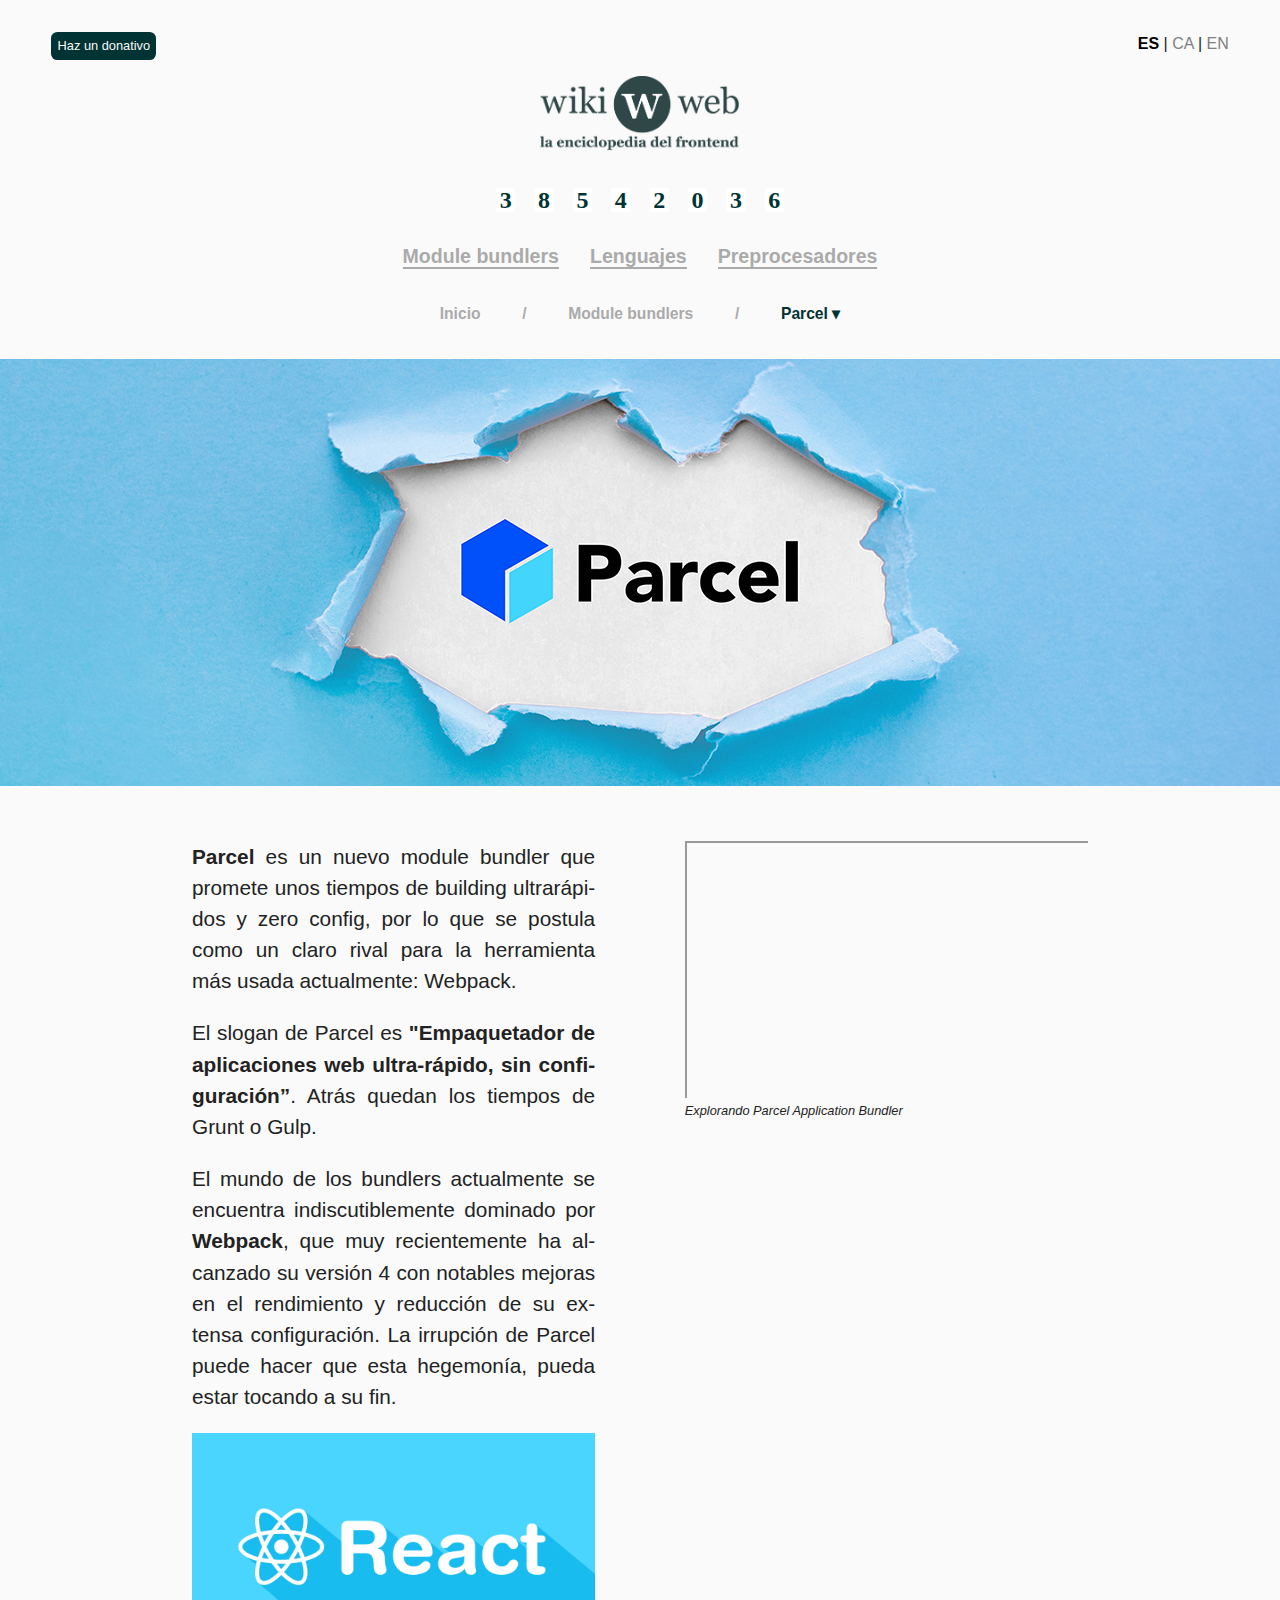
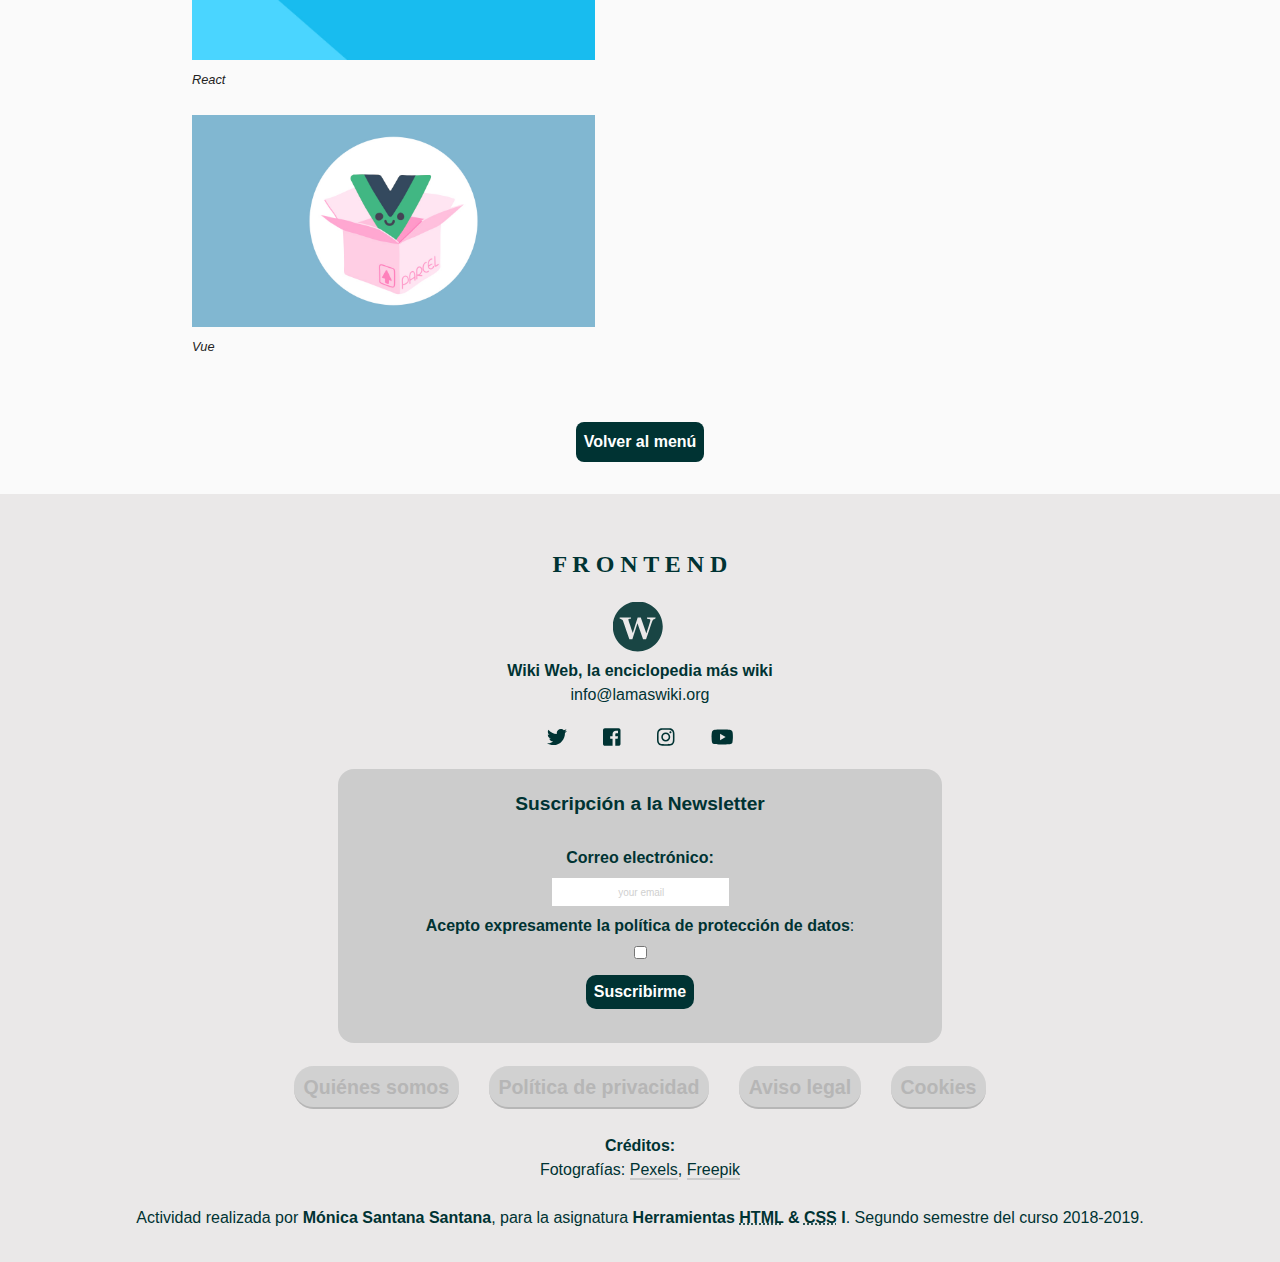
<file: parcel-detalle.html>
<!DOCTYPE html>
<html lang="es">
  <head>
    <meta charset="UTF-8">
    <meta name="description" content="Parcel">
    <meta name="keywords" content="enciclopedia, web, frontend, wiki">
    <meta name="author" content="Mónica Santana Santana">
    <meta name="viewport" content="width=device-width, initial-scale=1">
    <title>Parcel</title>
    <link rel="stylesheet" type="text/css" href="/style.78032849.css" media="screen">
    <!-- awesome fonts -->
    <link rel="stylesheet" href="/all.0954b987.css">
    <script src="/all.43668804.js"></script>
    <!-- favicon -->
    <link rel="icon" type="image/png" sizes="32x32" href="/favicon-32x32.61ef6b08.png">
    <!-- script que reconocerá las nuevas etiquetas de HTML5 -->
    <!--[if lt IE 9]>
      <script src="http://html5shim.googlecode.com/svn/trunk/html5.js"></script>
    <![endif]-->
    <!-- script para el menú dropdown -->
    <script src="https://code.jquery.com/jquery-1.12.4.min.js"></script>
    <script src="/menuDropdown.6277455a.js"></script>
  <script src="/parcel-big.69d005a1.js"></script><script src="/parcel-big2x.2463fe10.js"></script><script src="/parcel-medium.6599c6e4.js"></script><script src="/parcel-medium2x.d4af7f72.js"></script><script src="/parcel-small.6ef6d505.js"></script><script src="/parcel-small2x.93d50661.js"></script><script src="/react.79b3d91e.js"></script><script src="/vue.910ebe0a.js"></script></head>

  <body>
    <header class="elementBlock">
      <!-- Saltar Header - accesibilidad -->
      <a class="contentGo" href="#menu">Ir a menú</a>
      <!-- DONAR -->
      <form class="floatLeft" action="#">
        <input type="submit" id="donarHeader" value="Haz un donativo">
      </form>
      <!-- LINKS IDIOMAS -->
      <span class="floatRight"><a id="langActive">ES</a> | <a class="langInactive" href="#">CA</a> |
        <a class="langInactive" href="#">EN</a></span>
      <!-- MARCA -->
      <a class="marca" href="/index.html"><img src="/marca.eefd365f.png" alt="nulo"></a>

      <!-- TÍTULO ANIMADO -->
      <div class="titlePage">
        <div class="wrapper">
          <div class="letters">
            <span class="letter">F</span><span class="letter"> </span><span class="letter">R</span><span class="letter"> </span><span class="letter">O</span><span class="letter"> </span><span class="letter">N</span><span class="letter"> </span><span class="letter">T</span><span class="letter"> </span><span class="letter">E</span><span class="letter"> </span><span class="letter">N</span><span class="letter"> </span><span class="letter">D</span>
          </div>
        </div>
      </div>
    </header>

    <!-- NAV -->
    <!-- NAV principal visible -->
    <nav id="menu">
      <a class="contentGo" href="#contentAll">Saltar menú</a>

      <ul>
        <li>
          <a href="/module.html" class="inactiveMenu">Module bundlers</a>
        </li>
        <li><a href="/code.html" class="inactiveMenu">Lenguajes</a></li>
        <li><a href="#" class="inactiveMenu">Preprocesadores</a></li>
      </ul>
    </nav>

    <!-- NAV principal dropdowm -->
    <nav id="navRes">
      <a class="contentGo" href="#contentAll">go</a>
      <ul class="menuRes">
        <li class="down">
          <a href="#" class="iconMenu"><i class="fas fa-bars"></i></a>
          <ul class="dropdown">
            <li>
              <a href="/module.html" class="inactiveMenuDrop">Module bundlers</a>
            </li>
            <li><a href="/code.html" class="inactiveMenuDrop">Lenguajes</a></li>
            <li><a href="#" class="inactiveMenuDrop">Preprocesadores</a></li>
          </ul>
        </li>
      </ul>
    </nav>

    <!-- NAV migas de pan -->
    <nav>
      <ul class="breadcrumb">
        <li><a href="/index.html">Inicio</a></li>
        <li class="separador">/</li>
        <li><a href="/module.html">Module bundlers</a></li>
        <li class="separador">/</li>
        <li class="down">
          <a href="#" class="textGreen">Parcel &#9662;</a>
          <ul class="dropdown">
            <li><a href="#" class="secciones">Webpack</a></li>
            <li><a href="#" class="secciones">Procesador</a></li>
          </ul>
        </li>
      </ul>
    </nav>

    <main id="contentAll">
      <!-- SECTION 1 - COVER -->
      <section>
        <picture>
          <source srcset="/parcel-big.69d005a1.jpg 1x,/parcel-big2x.2463fe10.jpg 2x" media="(min-width: 769px)">
          <source srcset="/parcel-medium.6599c6e4.jpg 1x,/parcel-medium2x.d4af7f72.jpg 2x" media="(min-width: 376px)">
          <source srcset="/parcel-small.6ef6d505.jpg 1x,/parcel-small2x.93d50661.jpg 2x" media="(max-width: 375px)">
          <img src="/parcel-big.69d005a1.jpg" alt="logo PARCEL">
        </picture>
      </section>

      <!-- SECTION 2 - CONTENT -->
      <section>
        <div class="fatherGrid">
          <div class="grid2Left">
            <div class="texto2">
              <p>
                <span class="boldText">Parcel</span> es un nuevo module bundler
                que promete unos tiempos de building ultrarápidos y zero config,
                por lo que se postula como un claro rival para la herramienta
                más usada actualmente: Webpack.
              </p>
              <p>
                El slogan de Parcel es
                <span class="boldText">"Empaquetador de aplicaciones web ultra-rápido, sin
                  configuración”</span>. Atrás quedan los tiempos de Grunt o Gulp.
              </p>
              <p>
                El mundo de los bundlers actualmente se encuentra
                indiscutiblemente dominado por
                <span class="boldText">Webpack</span>, que muy recientemente ha
                alcanzado su versión 4 con notables mejoras en el rendimiento y
                reducción de su extensa configuración. La irrupción de Parcel
                puede hacer que esta hegemonía, pueda estar tocando a su fin.
              </p>
            </div>
            <img src="/react.79b3d91e.jpg" alt="Logo de react">
            <span class="subTitle">
              React
            </span>
            <br><br>
            <img src="/vue.910ebe0a.jpg" alt="Logo de vue">
            <span class="subTitle">
              Vue
            </span>
          </div>
          <div class="grid2Right">
            <div class="video-container">
              <iframe src="https://www.youtube.com/embed/DYZTFooDB24" allow="accelerometer; autoplay; encrypted-media; gyroscope; picture-in-picture" allowfullscreen="" title="Sobre Parcel">
              </iframe>
            </div>
            <span class="subTitle">
              Explorando Parcel Application Bundler
            </span>
          </div>
        </div>
      </section>

      <!-- BACK MENU -->
      <div id="envoltorio" class="resBack1">
        <span id="back">
          <a href="#menu">Volver al menú</a>
        </span>
      </div>
      <div class="clear"></div>

      <!-- BACK MENU RESPONSIVE ya que el ancla nos lleva a un ID, no podré duplicarlo en ambos menús principales-->
      <div id="envoltorioRes" class="resBack2">
        <span id="backRes"><a href="#navRes">Menú</a> </span>
      </div>
      <div class="clear"></div>
    </main>

    <footer>
      <div class="foot1">
        <h2 class="titleFooter">F R O N T E N D</h2>
        <img class="clip-svg" src="/backgroundClipPath.def040ef.jpg" alt="null">

        <svg width="0" height="0">
          <defs>
            <clipPath id="myClip">
              <path id="marca" d="M25 0C11.2 0 0 11.2 0 25s11.2 25 25 25 25-11.2 25-25S38.8 0 25 0zm16.9 17.3c-.3.1-.6.2-.9.4-.5.3-.8.5-1 .9-.2.3-.4.7-.5 1.1-.6 1.5-1.4 4-2.6 7.4-1.2 3.4-2.4 6.9-3.6 10.5h-3l-5.6-15.9-5.1 15.9h-3c-1.7-4.9-3-8.7-3.9-11.3-.9-2.6-1.7-4.9-2.3-6.6-.2-.5-.4-.9-.6-1.2-.2-.2-.6-.5-.9-.7-.3-.2-.6-.3-.9-.4-.3-.1-.7-.2-1.1-.2V16h11.4v1c-.7.1-1.2.2-1.5.2-.3.1-.6.2-.8.2-.2.1-.3.2-.3.3 0 .1-.1.2-.1.2 0 .1 0 .3.1.4 0 .1.1.3.1.5.2.8.7 2.3 1.5 4.5.7 2.2 1.6 4.9 2.7 8.2l4.9-15.6H28L33.6 32c.8-2.6 1.5-4.7 2-6.3.5-1.6.9-3 1.3-4.2.2-.7.4-1.3.5-1.8.1-.5.2-.9.2-1.3 0-.2-.1-.4-.3-.5s-.5-.3-.8-.4c-.3-.1-.6-.2-1.1-.2-.4-.1-.8-.1-1.2-.1V16h8.6v1c-.3.1-.6.1-.9.3z"></path>
            </clipPath>
          </defs>
        </svg>
        <p>
          <span class="boldText">Wiki Web, la enciclopedia más wiki </span><br>
        </p>
        <p>info@lamaswiki.org</p>
        <ul>
          <li>
            <a href="#" class="colorIcon"><i class="fab fa-twitter"></i></a>
          </li>
          <li>
            <a href="#" class="colorIcon"><i class="fab fa-facebook-square"></i></a>
          </li>
          <li>
            <a href="#" class="colorIcon"><i class="fab fa-instagram"></i></a>
          </li>
          <li>
            <a href="#" class="colorIcon"><i class="fab fa-youtube"></i></a>
          </li>
        </ul>
      </div>
      <div class="foot2">
        <span class="h3Text">Suscripción a la Newsletter</span>
        <form action="post">
          <ul>
            <li>
              <label for="email" title="Correo electrónico">
                <span class="boldText">Correo electrónico:</span>
              </label>
              <input type="email" name="email" id="email" value="" required="" placeholder="your email">
            </li>
            <li>
              <label for="condiciones" title="Privacidad">
                <span class="boldText">Acepto expresamente la
                  <a href="https://www.uoc.edu/portal/es/_peu/avis_legal/politica-privacitat/index.html" class="linkVisible" target="blank">política de protección de datos</a></span>:
              </label>
              <input type="checkbox" name="condiciones" id="condiciones" required="">
            </li>
          </ul>
          <div>
            <input class="goButtom" id="subscribe" type="submit" value="Suscribirme">
          </div>
        </form>
      </div>
      <div class="foot3">
        <nav>
          <ul>
            <li><a href="" class="inactiveMenu">Quiénes somos</a></li>
            <li><a href="" class="inactiveMenu">Política de privacidad</a></li>
            <li><a href="" class="inactiveMenu">Aviso legal</a></li>
            <li><a href="" class="inactiveMenu">Cookies</a></li>
          </ul>
        </nav>
      </div>
      <div class="foot4">
        <span class="boldText">Créditos:</span><br>
        Fotografías:
        <a href="https://www.pexels.com/" class="linkVisible" target="_blank">Pexels</a>,
        <a href="https://www.freepik.es/home" class="linkVisible" target="_blank">Freepik</a>
        <br><br>
        Actividad realizada por
        <span class="boldText">Mónica Santana Santana</span>, para la asignatura
        <span class="boldText">Herramientas
          <abbr title="HyperText Markup Language">HTML</abbr> &amp;
          <abbr title="Cascading Style Sheet">CSS</abbr> I</span>. Segundo semestre del curso 2018-2019.
      </div>
    </footer>
  </body>
</html>
</file>
<file: style.78032849.css>
/* DEFAULT */
html {
  font-size: 18px;
  font-family: "Avenir", "Helvetica Neue", sans-serif;
  line-height: 1.5;
  background-color: #fafafa;
  color: #222222;
}

body {
  margin: 0;
}

/* HEADER */

header {
  padding: 2em 4% 0 4%;
}

/* NAV comunes*/

/* donar */
#donarHeader {
  /*14.4 px*/
  font-size: 0.8em;
  padding: 0.5em;
  width: auto;
  background-color: rgb(0, 51, 51);
  color: #fafafa;
  border-radius: 0.5em;
  -webkit-transition: background-color 0.5s ease;
  transition: background-color 0.5s ease;
  -webkit-transition: color 0.5s ease;
  transition: color 0.5s ease;
}

#donarHeader:hover {
  /*14.4 px*/
  background-color: #cccccc;
  color: rgb(0, 51, 51);
}

/* idiomas */
#langActive {
  color: black;
  font-weight: 700;
}

.langInactive:hover {
  color: rgb(0, 51, 51) !important;
}

.langInactive,
.langInactive:visited,
.langInactive:focus {
  -webkit-transition: color 0.5s ease;
  transition: color 0.5s ease;
  color: grey;
}

/* título */
.titlePage {
  padding: 30px 0px 10px 0px;
  text-align: center;
}

/* NAVEGACIÓN */
/* marca W */
/* accesibilidad, saltar menú e ir al contenido */
.contentGo {
  display: none;
}

.marca {
  width: 200px;
  margin: auto;
  display: block;
  clear: both;
  padding-top: 1em;
}

/* menu principal visible*/
nav ul {
  /* 22px */
  font-size: 1.222em;
  font-weight: 600;
  text-align: center;
  margin: 0;
  padding: 0;
}

nav ul li {
  padding: 1em 1% 0 1%;
  display: inline-block;
}

nav ul li a {
  text-decoration: none;
  color: rgb(0, 51, 51);
}

.activeMenu {
  border-bottom: 2px solid rgb(0, 51, 51);
}

.inactiveMenu {
  color: #aaaaaa;
  border-bottom: 2px solid #aaaaaa;
  -webkit-transition: border-bottom 0.5s ease;
  transition: border-bottom 0.5s ease;
}

.inactiveMenu:hover {
  border-bottom: 2px solid rgb(0, 51, 51);
}

/* menu principal responsive oculto */
.iconMenu {
  font-size: 2em;
  -webkit-transition: color 0.5s ease;
  transition: color 0.5s ease;
}

.iconMenu:hover {
  color: #aaaaaa;
}

#navRes {
  display: none;
}

.menuRes li ul.dropdown {
  display: none;
  width: 50%;
  padding-top: 1em;
  padding-bottom: 1em;
  position: absolute;
  left: 25%;
  z-index: 999;
  background: white;
}

.menuRes li ul.dropdown li {
  width: 100%;
  display: block;
  padding: 1em 0 1em 0;
  font-size: 0.8em;
}

.dropdown li a {
  font-size: 0.8em;
}

/* menu migas de pan - breadcrumb & menú dropdown */
.breadcrumb {
  width: 100%;
  float: left;
  clear: both;
  margin-bottom: 1em;
}

.breadcrumb li {
  display: inline-block;
  position: relative;
  line-height: 21px;
  text-align: left;
  font-size: 0.8em;
}

.breadcrumb li a {
  display: block;
  padding: 1em 1.5em;
  color: #aaaaaa;
  text-decoration: none;
}

.breadcrumb li a:hover {
  color: rgb(0, 51, 51) !important;
}

.breadcrumb li ul.dropdown {
  width: 70%;
  /* Set width of the dropdown */
  background: #f2f2f2;
  display: none;
  position: absolute;
  z-index: 999;
  left: 1.25em;
}

.breadcrumb li ul.dropdown li {
  display: block;
  text-align: center;
  padding: 0;
}

.separador {
  padding: 0;
  margin: 0;
  color: #aaaaaa;
}

.activeMenuDrop {
  color: rgb(0, 51, 51);
}

.inactiveMenuDrop {
  color: #aaaaaa;
}

.inactiveMenuDrop:hover {
  color: rgb(0, 51, 51);
}

/* BACK TO MENU */

.resBack2 {
  display: none;
}

.goButtom {
  padding: 0.5em;
  margin-bottom: 2em;
  font-weight: 700;
  background-color: rgb(0, 51, 51);
  color: white;
  border-radius: 10px;
  -webkit-transition: background-color 0.5s ease;
  transition: background-color 0.5s ease;
  -webkit-transition: color 0.5s ease;
  transition: color 0.5s ease;
}

.goButtom:hover {
  color: rgb(0, 51, 51);
  background-color: white;
}

#envoltorio,
#envoltorioRes {
  float: left;
  position: relative;
  overflow: visible;
  /* para centrar el elemento */
  left: 50%;
}

#envoltorio2 {
  width: 100%;
  margin: auto;
  position: relative;
}

#clear {
  clear: left;
}

#back a,
#backRes a,
#back a:visited,
#backRes a:visited {
  padding: 0.5em;
  margin: auto;
  margin-bottom: 2em;
  font-weight: 700;
  text-align: center;
  float: left;
  position: relative;
  /* para centrar el elemento */
  left: -50%;
  display: block;
  background-color: rgb(0, 51, 51);
  color: white;
  text-decoration: none;
  border-radius: 0.5em;
  -webkit-transition: background-color 0.5s ease;
  transition: background-color 0.5s ease;
  -webkit-transition: color 0.5s ease;
  transition: color 0.5s ease;
}

#back a:hover,
#backRes a:hover {
  color: rgb(0, 51, 51);
  background-color: white;
}

/* ELEMENTOS - PROPIEDADES COMUNES */

main {
  padding-top: 4em;
}

/* títulos */
h1,
h2 {
  padding-left: 15%;
  font-family: "Georgia", serif;
  color: rgb(0, 51, 51);
}

.h3Text {
  display: block;
  margin: 1em 0 1em 0;
  font-weight: 800;
  font-size: 1.2em;
}

p {
  margin: 0;
}

img {
  /* para controlar mejor las dimensiones, así se adaptará al elemento padre*/
  width: 100%;
}

/* TXT */

a {
  text-decoration: none;
}

ul {
  list-style: none;
  padding-left: 0;
}

input {
  font-family: "Avenir", "Helvetica Neue", sans-serif;
  border: none;
}

.linkVisible {
  color: rgb(0, 51, 51);
  border-bottom: 2px solid #cccccc;
  -webkit-transition: border-bottom 0.5s ease;
  transition: border-bottom 0.5s ease;
}

.linkVisible:hover {
  color: rgb(0, 51, 51);
  border-bottom: 2px solid rgb(0, 51, 51);
}

.linkVisibleTitle {
  color: rgb(0, 51, 51);
}

.linkVisibleTitle:hover {
  color: #cccccc;
}

.linkVisible2 {
  color: rgb(0, 51, 51);
  -webkit-transition: color 0.5s ease;
  transition: color 0.5s ease;
}

.linkVisible2:hover {
  color: #cccccc;
}

.boldText {
  font-weight: 700;
}

.boldTextGreen {
  font-weight: 700;
  color: rgb(0, 51, 51);
}

.textGreen {
  color: rgb(0, 51, 51) !important;
}

/* OTROS */

.floatLeft {
  float: left;
}

.floatRight {
  float: right;
}

.elementBlock {
  display: block;
}

/* REJILLAS */

.texto {
  margin: 0 15% 0 15%;
  font-size: 1.3em;
  text-align: justify;
  -webkit-hyphens: auto;
      -ms-hyphens: auto;
          hyphens: auto;
}

.texto2 {
  font-size: 1.3em;
  text-align: justify;
  -webkit-hyphens: auto;
      -ms-hyphens: auto;
          hyphens: auto;
}

.texto p,
.texto2 p {
  margin-bottom: 1em;
}

/* REJILLA FLEXIBLE - padre */
.fatherGrid {
  display: -webkit-box;
  display: flex;
  flex-wrap: wrap;
  clear: both;
  margin: 0 15% 0 15%;
}

/* REJILLA FLEXIBLE x2 */
.grid2Left {
  width: 45%;
  margin-right: 5%;
  padding-bottom: 1em;
}

.grid2Right {
  width: 45%;
  margin-left: 5%;
  padding-bottom: 1em;
}

/* REJILLA FLEXIBLE x3 */
.grid3Left {
  width: 30%;
  margin-right: 2.5%;
  padding-bottom: 1em;
}

.grid3Center {
  width: 30%;
  margin-left: 2.5%;
  margin-right: 2.5%;
  padding-bottom: 1em;
}

.grid3Right {
  width: 30%;
  margin-left: 2.5%;
  padding-bottom: 1em;
}

/* REJILLA FLEXIBLE sección visit - page index*/
.visitHour {
  width: 30%;
  margin-right: 20%;
  padding-bottom: 1em;
}

.visitPrice {
  width: 45%;
  margin-right: 5%;
  padding-bottom: 1em;
}

.grid70Left {
  width: 70%;
  margin-right: 30%;
}

.grid70Left h2 {
  margin-top: 0;
}

/* PAGE - exposiciones */

/* VIDEO */
.video-container {
  position: relative;
  padding-bottom: 56.25%;
  padding-top: 30px;
  height: 0;
  overflow: hidden;
}

.video-container iframe,
.video-container object,
.video-container embed {
  position: absolute;
  top: 0;
  left: 0;
  width: 100%;
  height: 100%;
}

/* SECTION */

section {
  margin-bottom: 3em;
}

section input {
  /* para centrar el contenido */
  display: block;
  float: left;
  overflow: hidden;
  font-size: 1em;
}

::-webkit-input-placeholder {
  color: #d0d0d0;
  font-size: 0.75em;
  padding-left: 0.25em;
}

:-ms-input-placeholder {
  color: #d0d0d0;
  font-size: 0.75em;
  padding-left: 0.25em;
}

::-ms-input-placeholder {
  color: #d0d0d0;
  font-size: 0.75em;
  padding-left: 0.25em;
}

::placeholder {
  color: #d0d0d0;
  font-size: 0.75em;
  padding-left: 0.25em;
}

/* DETAIL */
#section1Detail {
  background-image: url(/task.8cecd86c.jpg);
  background-size: cover;
  min-height: 40vh;
  width: 100vw;
  margin: 0;
  margin-bottom: 2em;
  float: left;
  clear: both;
  color: white;
}

#section2Detail {
  background-image: url(/code.c64ae5a9.jpg);
  background-size: cover;
  min-height: 40vh;
  width: 100vw;
  margin: 0;
  margin-bottom: 2em;
  float: left;
  clear: both;
  color: white;
}

#section1Detail h1,
#section2Detail h1 {
  color: white;
}

.coverText {
  font-weight: 500;
  padding-left: 15%;
}

.transbox {
  background-color: rgba(0, 51, 51, 0.3);
  padding: 1em;
  min-height: 40vh;
}

.subTitle {
  font-size: 0.8em !important;
  font-style: italic;
  text-align: left;
}

/* FOOTER */

.titleFooter {
  padding-left: 0;
}

footer {
  background-color: #eae8e8;
  color: rgb(0, 51, 51);
  font-weight: 500;
  display: block;
  clear: both;
  text-align: center;
  padding: 2em;
}

.foot1 ul li {
  display: inline;
  padding: 0 1em 0 1em;
}

.colorIcon {
  -webkit-transition: color 0.5s ease;
  transition: color 0.5s ease;
  color: rgb(0, 51, 51);
  font-size: 1.25em;
}

.colorIcon:hover {
  color: white;
}

.foot2 h3 {
  margin-bottom: 0;
}

.foot2 ul {
  margin-top: 0;
}

.foot2 ::-webkit-input-placeholder {
  text-align: center;
}

.foot2 :-ms-input-placeholder {
  text-align: center;
}

.foot2 ::-ms-input-placeholder {
  text-align: center;
}

.foot2 ::placeholder {
  text-align: center;
}

.foot2 ul li label,
.foot2 ul li input {
  margin: auto;
  display: block;
  clear: both;
  padding: 0.5em 0;
}

#subscribe {
  font-size: 1em;
}

.foot2 {
  background-color: #cccccc;
  width: 600px;
  padding: 2px;
  margin: auto;
  border-radius: 1em;
}

.foot3 {
  margin-bottom: 2em;
}

.foot3 a {
  background-color: #cccccc;
  opacity: 0.8;
  padding: 0.5em;
  width: 20%;
  border-radius: 1em;
}

.foot3 ul li {
  margin-top: 0.5em;
}

.clip-svg {
  -webkit-clip-path: url(#myClip);
          clip-path: url(#myClip);
  width: 50px;
}

/* MEDIA QUERIES */

@media only screen and (max-width: 1500px) {
  /* FONT a heredar */
  html {
    font-size: 16px;
  }
}
@media only screen and (max-width: 768px) {
  .texto {
    margin: 0 4% 0 4%;
  }

  /* TEXTO */
  h1,
  h2 {
    padding-left: 4%;
  }

  h1 {
    font-size: 1.5em;
  }

  /* REJILLAS para contenido */
  .fatherGrid {
    margin: 0 4% 0 4%;
  }

  .grid2Left,
  .grid2Right,
  .grid3Left,
  .grid3Center,
  .grid3Right {
    width: 100%;
    margin: 0%;
    padding-bottom: 3em;
  }

  /* NAV */
  nav ul li {
    display: block;
    clear: both;
  }

  #menu {
    display: none;
  }

  .breadcrumb > li > a {
    padding-top: 0;
  }

  .breadcrumb > li {
    display: block;
    width: auto;
    text-align: center;
  }

  .breadcrumb li ul.dropdown {
    width: 30%;
    margin: auto;
    left: 35%;
  }

  .dropdown li {
    width: 100%;
    text-align: center;
  }

  .menuRes li ul.dropdown {
    width: 40%;
    left: 30%;
  }

  .separador {
    display: none !important;
  }

  #navRes {
    display: block;
  }

  /* BACK MENU */

  .resBack1 {
    display: none;
  }

  .resBack2 {
    display: block;
  }

  /* PAGINAS */

  /* img COVER*/
  picture {
    width: 100%;
  }

  /* FOOTER - formulario */

  .foot2 {
    width: 230px;
    padding: 10px;
  }
}

@media only screen and (max-width: 375px) {
  /* NAV */
  /* menú de migas - breadcrumb */
  .breadcrumb li ul.dropdown {
    width: 50%;
    margin: auto;
    left: 25%;
  }

  .breadcrumb li a {
    font-size: 0.8em;
  }
}

@-webkit-keyframes openYourMind {
  from {
    r: 0;
  }
  to {
    r: 400px;
  }
}

@keyframes openYourMind {
  from {
    r: 0;
  }
  to {
    r: 400px;
  }
}

/* ANIMACIÓN TITLE */

.letter {
  width: 0.8em;
  display: inline-block;
  vertical-align: middle;
  position: relative;
  overflow: hidden;
  margin: 0 0;
  font-family: "georgia";
  font-size: 1.5em;
  font-weight: 600;
  line-height: 24px;
  text-transform: uppercase;
  color: rgb(0, 51, 51);
}
@media (max-width: 625px) {
}
.letter:before {
  position: absolute;
  top: 0;
  left: 0;
  width: 100%;
  word-break: break-all;
  background-color: white;
}
.letter:nth-child(1):before {
  content: "5612843970";
  margin-top: -144px;
  -webkit-animation-name: letter1;
          animation-name: letter1;
  -webkit-animation-duration: 1.13143s;
          animation-duration: 1.13143s;
  -webkit-animation-delay: 0.67s;
          animation-delay: 0.67s;
  -webkit-animation-fill-mode: forwards;
          animation-fill-mode: forwards;
}
@-webkit-keyframes letter1 {
  from {
    margin-top: -144px;
  }
  to {
    margin-top: 24px;
  }
}
@keyframes letter1 {
  from {
    margin-top: -144px;
  }
  to {
    margin-top: 24px;
  }
}
.letter:nth-child(2):before {
  content: "2013645978";
  margin-top: -48px;
  -webkit-animation-name: letter2;
          animation-name: letter2;
  -webkit-animation-duration: 0.61333s;
          animation-duration: 0.61333s;
  -webkit-animation-delay: 0.77s;
          animation-delay: 0.77s;
  -webkit-animation-fill-mode: forwards;
          animation-fill-mode: forwards;
}
@-webkit-keyframes letter2 {
  from {
    margin-top: -48px;
  }
  to {
    margin-top: 24px;
  }
}
@keyframes letter2 {
  from {
    margin-top: -48px;
  }
  to {
    margin-top: 24px;
  }
}
.letter:nth-child(3):before {
  content: "7148650392";
  margin-top: -72px;
  -webkit-animation-name: letter3;
          animation-name: letter3;
  -webkit-animation-duration: 0.27s;
          animation-duration: 0.27s;
  -webkit-animation-delay: 0.91s;
          animation-delay: 0.91s;
  -webkit-animation-fill-mode: forwards;
          animation-fill-mode: forwards;
}
@-webkit-keyframes letter3 {
  from {
    margin-top: -72px;
  }
  to {
    margin-top: 24px;
  }
}
@keyframes letter3 {
  from {
    margin-top: -72px;
  }
  to {
    margin-top: 24px;
  }
}
.letter:nth-child(4):before {
  content: "4091352678";
  margin-top: -144px;
  -webkit-animation-name: letter4;
          animation-name: letter4;
  -webkit-animation-duration: 1.92s;
          animation-duration: 1.92s;
  -webkit-animation-delay: 0.44s;
          animation-delay: 0.44s;
  -webkit-animation-fill-mode: forwards;
          animation-fill-mode: forwards;
}
@-webkit-keyframes letter4 {
  from {
    margin-top: -144px;
  }
  to {
    margin-top: 24px;
  }
}
@keyframes letter4 {
  from {
    margin-top: -144px;
  }
  to {
    margin-top: 24px;
  }
}
.letter:nth-child(5):before {
  content: "1427806539";
  margin-top: -168px;
  -webkit-animation-name: letter5;
          animation-name: letter5;
  -webkit-animation-duration: 1.575s;
          animation-duration: 1.575s;
  -webkit-animation-delay: 0.55s;
          animation-delay: 0.55s;
  -webkit-animation-fill-mode: forwards;
          animation-fill-mode: forwards;
}
@-webkit-keyframes letter5 {
  from {
    margin-top: -168px;
  }
  to {
    margin-top: 24px;
  }
}
@keyframes letter5 {
  from {
    margin-top: -168px;
  }
  to {
    margin-top: 24px;
  }
}
.letter:nth-child(6):before {
  content: "4235016987";
  margin-top: -144px;
  -webkit-animation-name: letter6;
          animation-name: letter6;
  -webkit-animation-duration: 0.44571s;
          animation-duration: 0.44571s;
  -webkit-animation-delay: 0.87s;
          animation-delay: 0.87s;
  -webkit-animation-fill-mode: forwards;
          animation-fill-mode: forwards;
}
@-webkit-keyframes letter6 {
  from {
    margin-top: -144px;
  }
  to {
    margin-top: 24px;
  }
}
@keyframes letter6 {
  from {
    margin-top: -144px;
  }
  to {
    margin-top: 24px;
  }
}
.letter:nth-child(7):before {
  content: "9304258176";
  margin-top: -72px;
  -webkit-animation-name: letter7;
          animation-name: letter7;
  -webkit-animation-duration: 2.49s;
          animation-duration: 2.49s;
  -webkit-animation-delay: 0.17s;
          animation-delay: 0.17s;
  -webkit-animation-fill-mode: forwards;
          animation-fill-mode: forwards;
}
@-webkit-keyframes letter7 {
  from {
    margin-top: -72px;
  }
  to {
    margin-top: 24px;
  }
}
@keyframes letter7 {
  from {
    margin-top: -72px;
  }
  to {
    margin-top: 24px;
  }
}
.letter:nth-child(8):before {
  content: "6748302519";
  margin-top: -192px;
  -webkit-animation-name: letter8;
          animation-name: letter8;
  -webkit-animation-duration: 0.53333s;
          animation-duration: 0.53333s;
  -webkit-animation-delay: 0.85s;
          animation-delay: 0.85s;
  -webkit-animation-fill-mode: forwards;
          animation-fill-mode: forwards;
}
@-webkit-keyframes letter8 {
  from {
    margin-top: -192px;
  }
  to {
    margin-top: 24px;
  }
}
@keyframes letter8 {
  from {
    margin-top: -192px;
  }
  to {
    margin-top: 24px;
  }
}
.letter:nth-child(9):before {
  content: "1029476538";
  margin-top: -48px;
  -webkit-animation-name: letter9;
          animation-name: letter9;
  -webkit-animation-duration: 1.36s;
          animation-duration: 1.36s;
  -webkit-animation-delay: 0.49s;
          animation-delay: 0.49s;
  -webkit-animation-fill-mode: forwards;
          animation-fill-mode: forwards;
}
@-webkit-keyframes letter9 {
  from {
    margin-top: -48px;
  }
  to {
    margin-top: 24px;
  }
}
@keyframes letter9 {
  from {
    margin-top: -48px;
  }
  to {
    margin-top: 24px;
  }
}
.letter:nth-child(10):before {
  content: "4968203175";
  margin-top: -144px;
  -webkit-animation-name: letter10;
          animation-name: letter10;
  -webkit-animation-duration: 3.12s;
          animation-duration: 3.12s;
  -webkit-animation-delay: 0.09s;
          animation-delay: 0.09s;
  -webkit-animation-fill-mode: forwards;
          animation-fill-mode: forwards;
}
@-webkit-keyframes letter10 {
  from {
    margin-top: -144px;
  }
  to {
    margin-top: 24px;
  }
}
@keyframes letter10 {
  from {
    margin-top: -144px;
  }
  to {
    margin-top: 24px;
  }
}
.letter:nth-child(11):before {
  content: "1938620754";
  margin-top: -144px;
  -webkit-animation-name: letter11;
          animation-name: letter11;
  -webkit-animation-duration: 3.18857s;
          animation-duration: 3.18857s;
  -webkit-animation-delay: 0.07s;
          animation-delay: 0.07s;
  -webkit-animation-fill-mode: forwards;
          animation-fill-mode: forwards;
}
@-webkit-keyframes letter11 {
  from {
    margin-top: -144px;
  }
  to {
    margin-top: 24px;
  }
}
@keyframes letter11 {
  from {
    margin-top: -144px;
  }
  to {
    margin-top: 24px;
  }
}
.letter:nth-child(12):before {
  content: "0618345297";
  margin-top: -144px;
  -webkit-animation-name: letter12;
          animation-name: letter12;
  -webkit-animation-duration: 3.39429s;
          animation-duration: 3.39429s;
  -webkit-animation-delay: 0.01s;
          animation-delay: 0.01s;
  -webkit-animation-fill-mode: forwards;
          animation-fill-mode: forwards;
}
@-webkit-keyframes letter12 {
  from {
    margin-top: -144px;
  }
  to {
    margin-top: 24px;
  }
}
@keyframes letter12 {
  from {
    margin-top: -144px;
  }
  to {
    margin-top: 24px;
  }
}
.letter:nth-child(13):before {
  content: "9814507362";
  margin-top: -168px;
  -webkit-animation-name: letter13;
          animation-name: letter13;
  -webkit-animation-duration: 0.28s;
          animation-duration: 0.28s;
  -webkit-animation-delay: 0.92s;
          animation-delay: 0.92s;
  -webkit-animation-fill-mode: forwards;
          animation-fill-mode: forwards;
}
@-webkit-keyframes letter13 {
  from {
    margin-top: -168px;
  }
  to {
    margin-top: 24px;
  }
}
@keyframes letter13 {
  from {
    margin-top: -168px;
  }
  to {
    margin-top: 24px;
  }
}
.letter:nth-child(14):before {
  content: "8029736451";
  margin-top: -168px;
  -webkit-animation-name: letter14;
          animation-name: letter14;
  -webkit-animation-duration: 1.96s;
          animation-duration: 1.96s;
  -webkit-animation-delay: 0.44s;
          animation-delay: 0.44s;
  -webkit-animation-fill-mode: forwards;
          animation-fill-mode: forwards;
}
@-webkit-keyframes letter14 {
  from {
    margin-top: -168px;
  }
  to {
    margin-top: 24px;
  }
}
@keyframes letter14 {
  from {
    margin-top: -168px;
  }
  to {
    margin-top: 24px;
  }
}
.letter:nth-child(15):before {
  content: "1204738695";
  margin-top: -168px;
  -webkit-animation-name: letter15;
          animation-name: letter15;
  -webkit-animation-duration: 0.525s;
          animation-duration: 0.525s;
  -webkit-animation-delay: 0.85s;
          animation-delay: 0.85s;
  -webkit-animation-fill-mode: forwards;
          animation-fill-mode: forwards;
}
@-webkit-keyframes letter15 {
  from {
    margin-top: -168px;
  }
  to {
    margin-top: 24px;
  }
}
@keyframes letter15 {
  from {
    margin-top: -168px;
  }
  to {
    margin-top: 24px;
  }
}

.letter:nth-child(15):before {
  content: "1204738695";
  margin-top: -168px;
  -webkit-animation-name: letter15;
          animation-name: letter15;
  -webkit-animation-duration: 0.525s;
          animation-duration: 0.525s;
  -webkit-animation-delay: 0.85s;
          animation-delay: 0.85s;
  -webkit-animation-fill-mode: forwards;
          animation-fill-mode: forwards;
}

/* ANIMATION IMG */

.imgHome {
  opacity: 0.6;
}

@-webkit-keyframes swing {
  15% {
    -webkit-transform: translateX(5px);
    transform: translateX(5px);
  }
  30% {
    -webkit-transform: translateX(-5px);
    transform: translateX(-5px);
  }
  50% {
    -webkit-transform: translateX(3px);
    transform: translateX(3px);
  }
  65% {
    -webkit-transform: translateX(-3px);
    transform: translateX(-3px);
  }
  80% {
    -webkit-transform: translateX(2px);
    transform: translateX(2px);
  }
  100% {
    -webkit-transform: translateX(0);
    transform: translateX(0);
  }
}

@keyframes swing {
  15% {
    -webkit-transform: translateX(5px);
    transform: translateX(5px);
  }
  30% {
    -webkit-transform: translateX(-5px);
    transform: translateX(-5px);
  }
  50% {
    -webkit-transform: translateX(3px);
    transform: translateX(3px);
  }
  65% {
    -webkit-transform: translateX(-3px);
    transform: translateX(-3px);
  }
  80% {
    -webkit-transform: translateX(2px);
    transform: translateX(2px);
  }
  100% {
    -webkit-transform: translateX(0);
    transform: translateX(0);
  }
}

.imgHome:hover {
  -webkit-animation: swing 1s ease;
  animation: swing 1s ease;
  -webkit-animation-iteration-count: 1;
  animation-iteration-count: 1;
  opacity: 1;
}

.imgCategory:hover {
  -webkit-animation: swing 1s ease;
  animation: swing 1s ease;
  -webkit-animation-iteration-count: 1;
  animation-iteration-count: 1;
}


/*# sourceMappingURL=/style.78032849.css.map */
</file>
